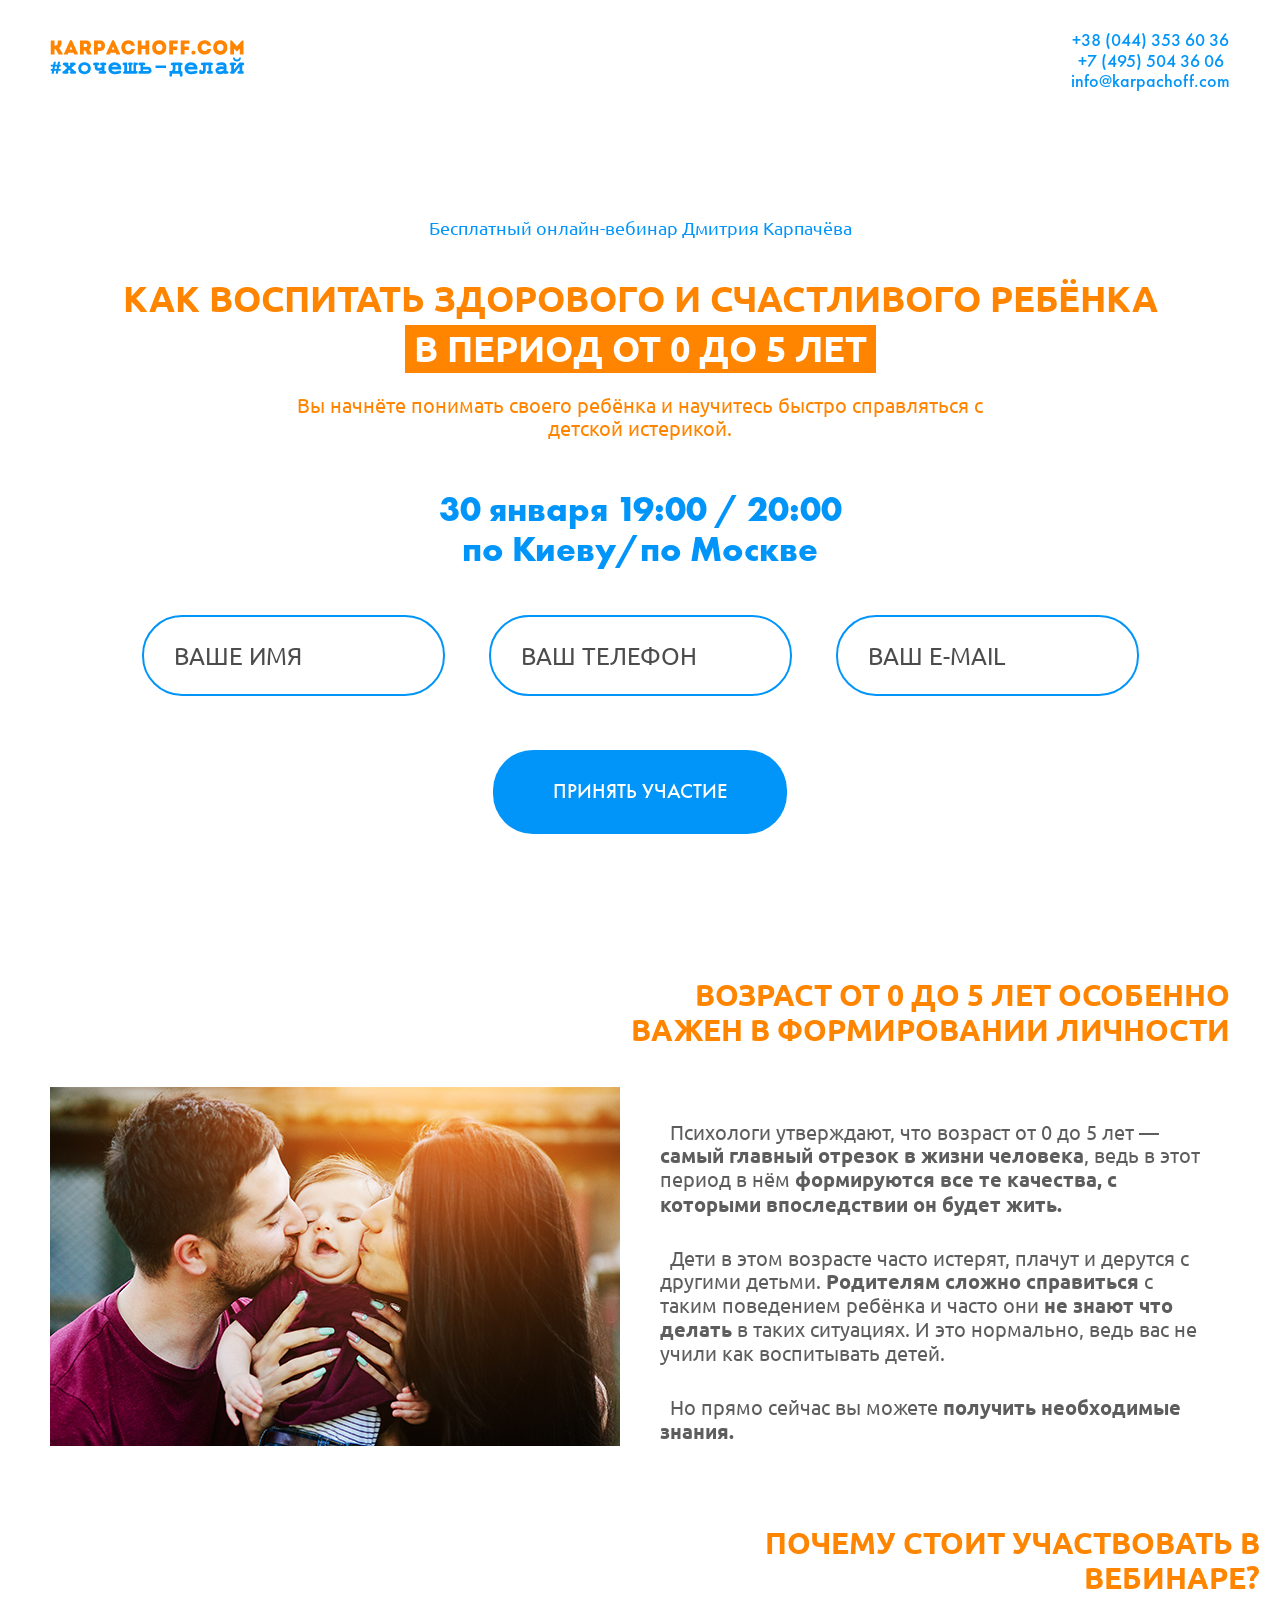
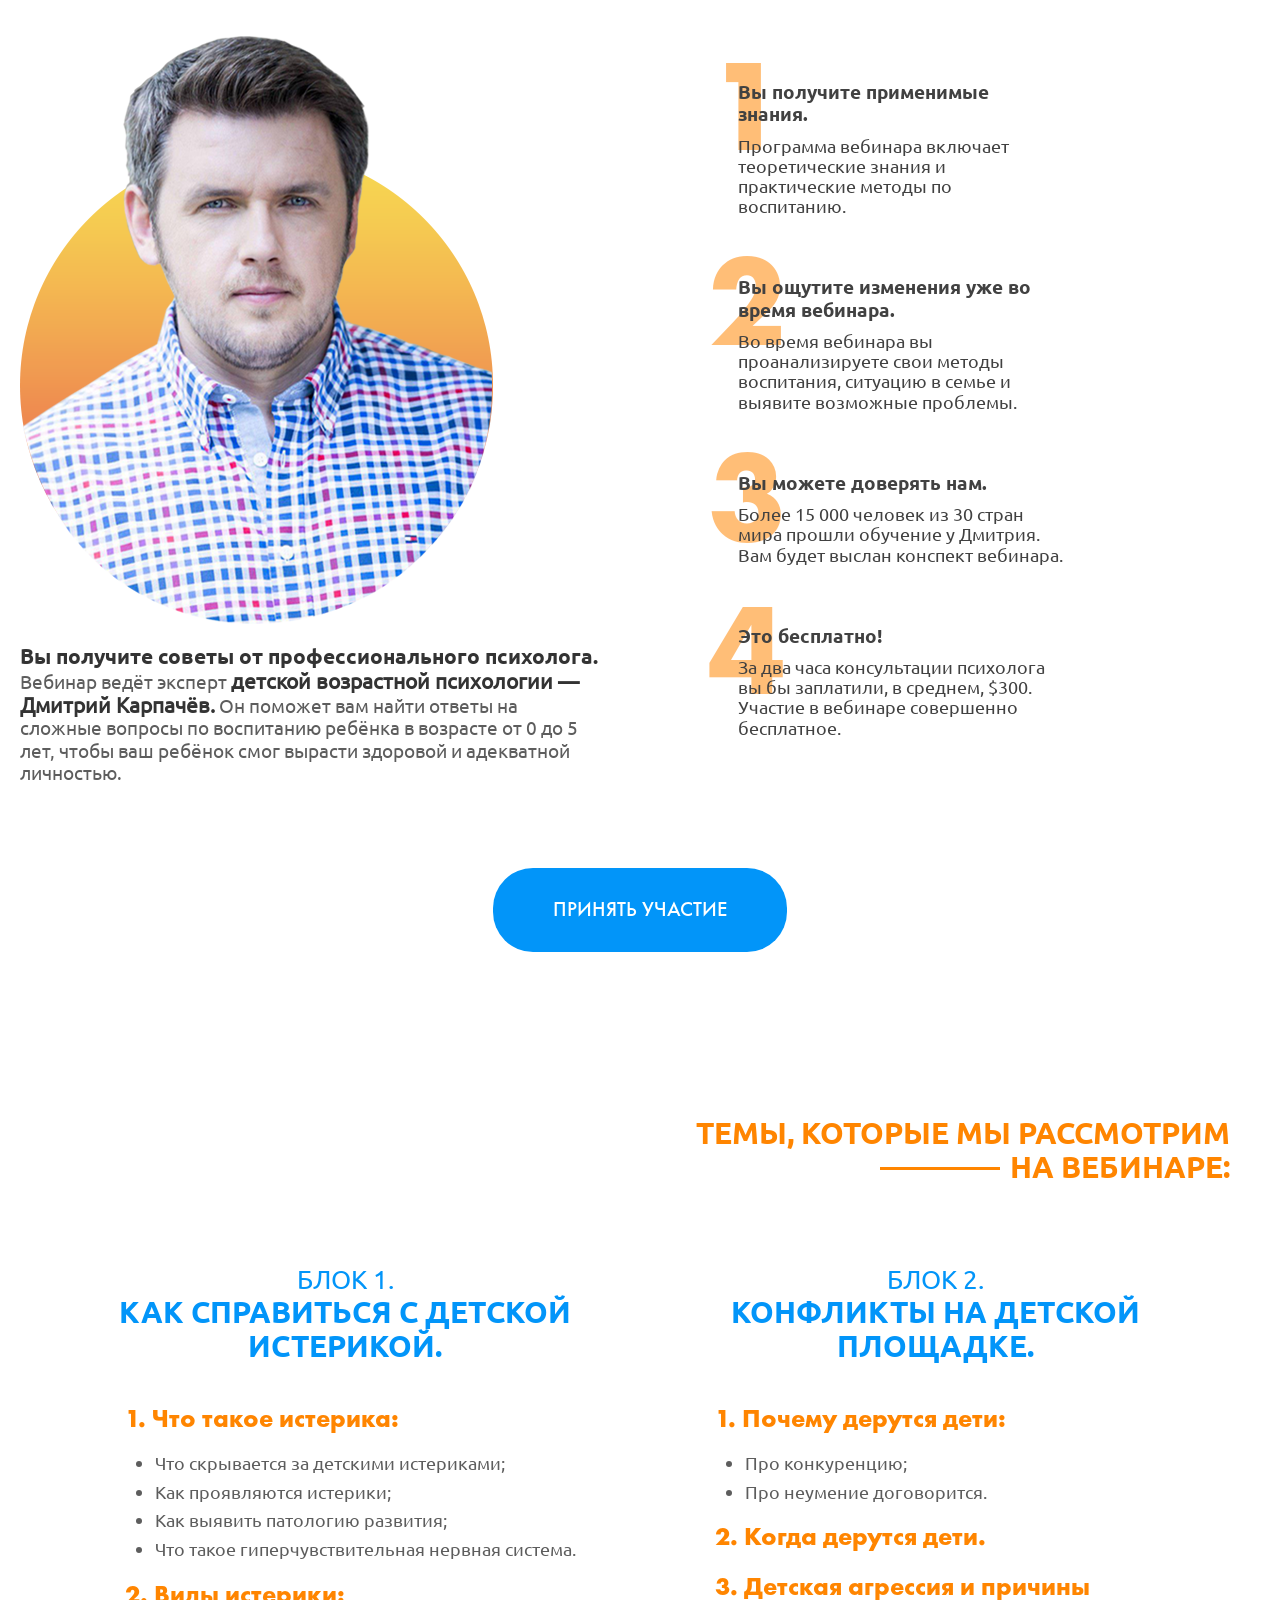
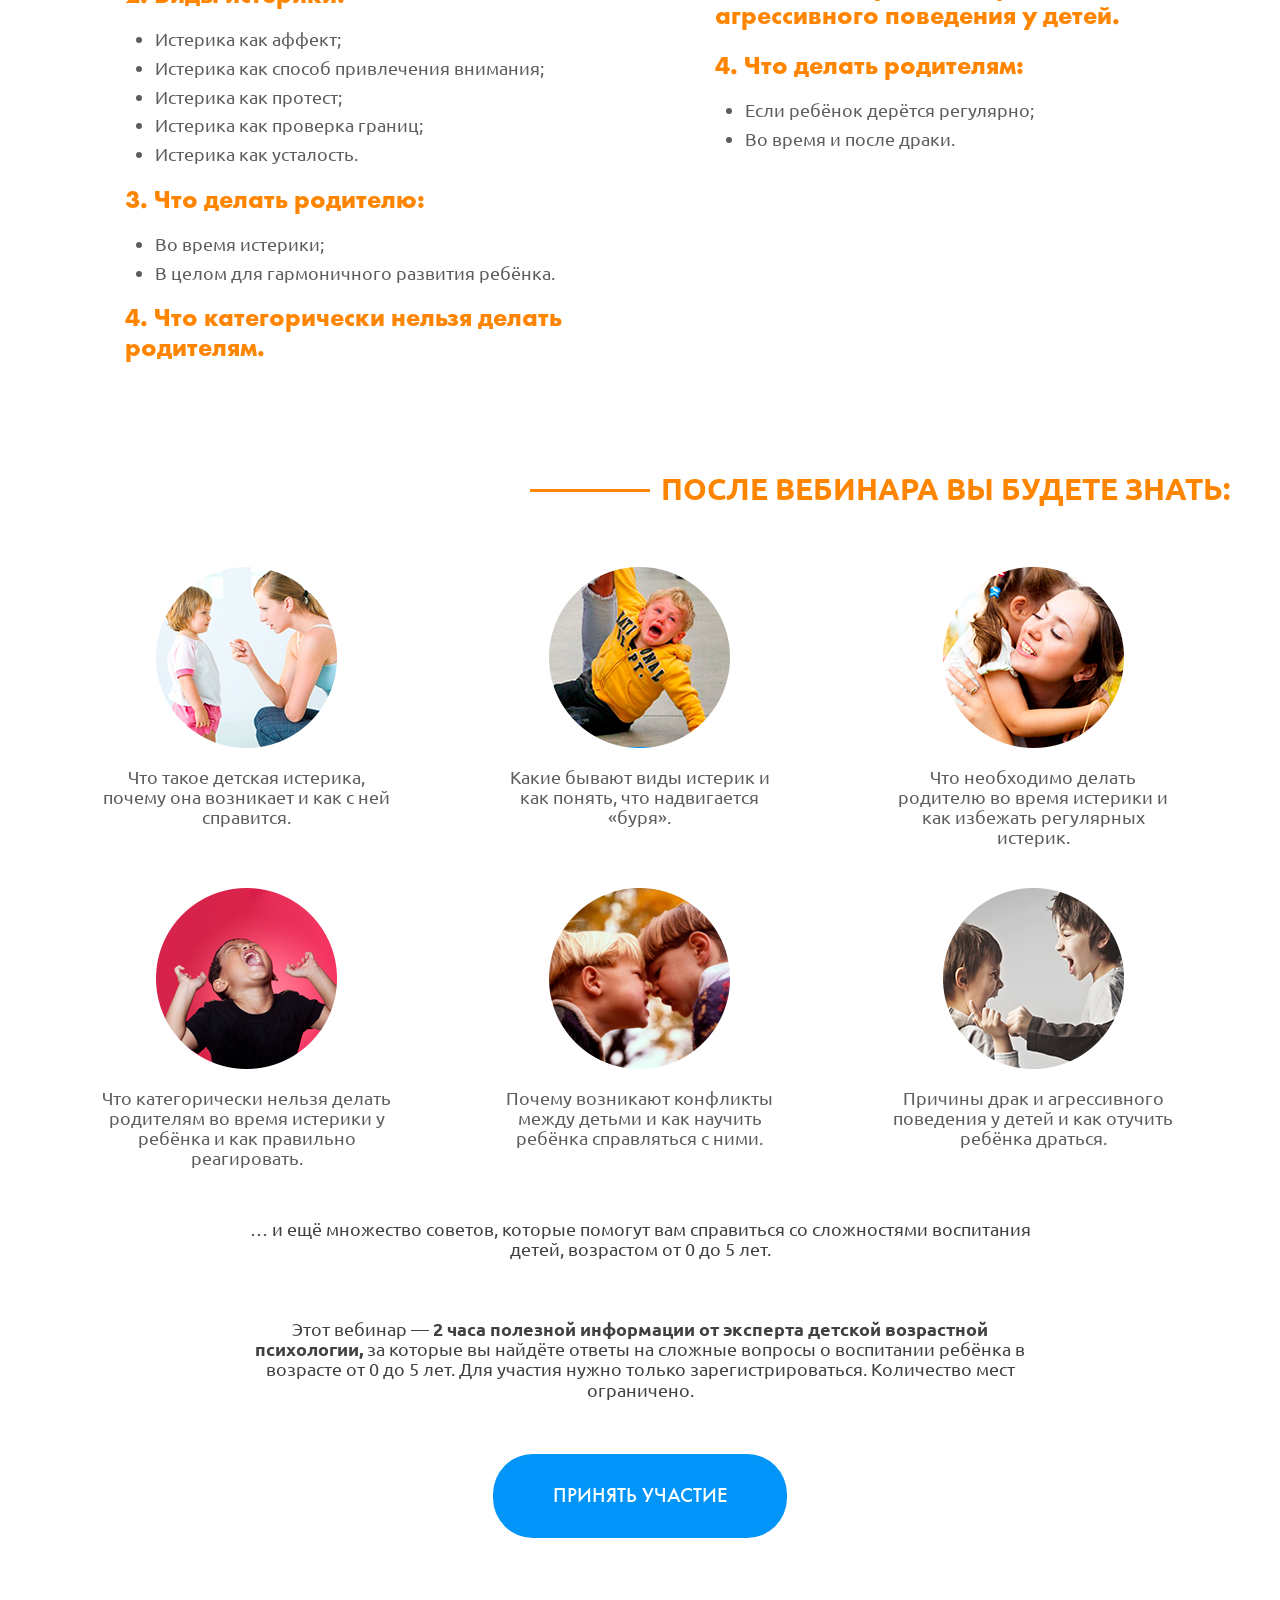
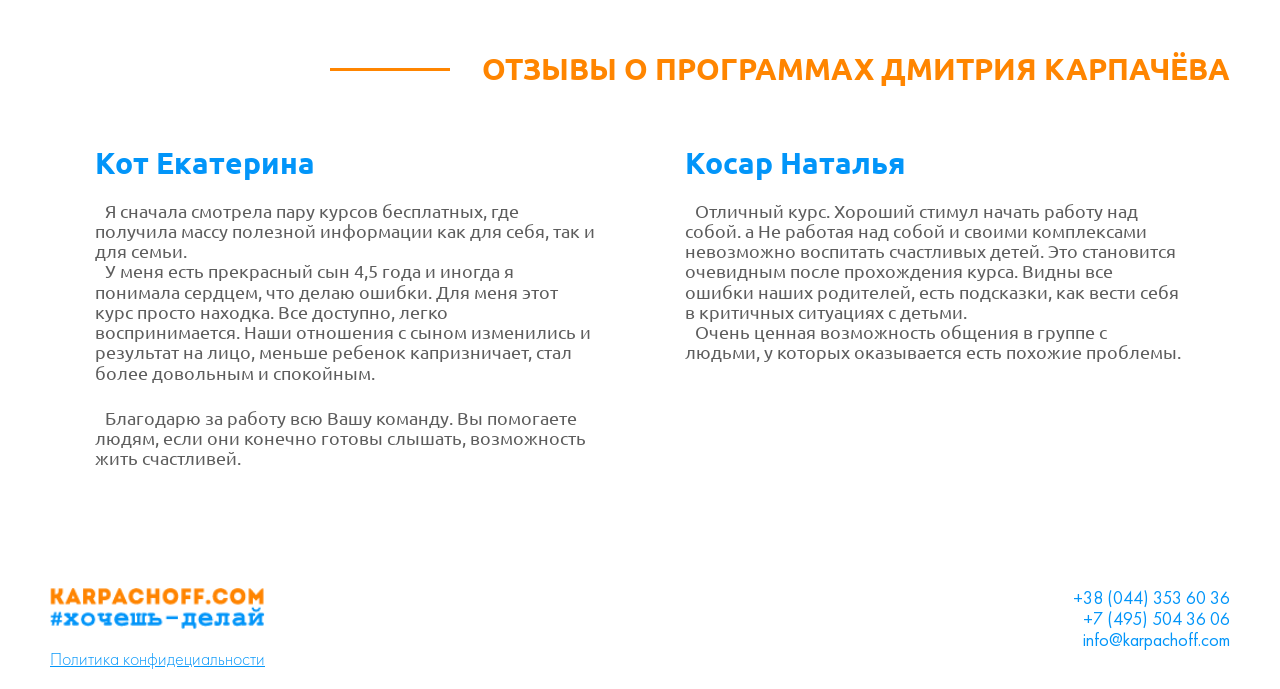
<file: index.html>
<!DOCTYPE html>
<html lang="ru">
<head>
  <meta charset="utf-8">

    <meta property="og:url"           content="" />
  <meta property="og:type"          content="website" />
  <meta property="og:title"         content="Как воспитать здорового и счастливого ребёнка
          в период от 0 до 5 лет" />
  <meta property="og:description"   content="Бесплатный онлайн вебинар Дмитрия Карпачёва." />
  <meta property="og:image"         content="" />

<!-- Google Tag Manager -->
<script>(function(w,d,s,l,i){w[l]=w[l]||[];w[l].push({'gtm.start':
new Date().getTime(),event:'gtm.js'});var f=d.getElementsByTagName(s)[0],
j=d.createElement(s),dl=l!='dataLayer'?'&l='+l:'';j.async=true;j.src=
'https://www.googletagmanager.com/gtm.js?id='+i+dl;f.parentNode.insertBefore(j,f);
})(window,document,'script','dataLayer','GTM-W56655B');</script>
<!-- End Google Tag Manager -->

  <meta http-equiv="X-UA-Compatible" content="IE=edge">
  <meta name="viewport" content="width=device-width, initial-scale=1">

  <title>Как воспитать счастливого и здорового ребёнка</title>
  <link rel="icon" type="image/png" href="http://karpachoff.com/wp-content/themes/karpachoff_unify/images/favicon16.png">
  <link href="css/normalize.css" rel="stylesheet">
  <link rel="stylesheet" href="fonts/font.css">
  <link rel="stylesheet" href="animate/animate.min.css">
  <link href="css/main.css" rel="stylesheet">

</head>
<body>

<!-- Google Tag Manager (noscript) -->
<noscript><iframe src="https://www.googletagmanager.com/ns.html?id=GTM-W56655B"
height="0" width="0" style="display:none;visibility:hidden"></iframe></noscript>
<!-- End Google Tag Manager (noscript) -->


<div class="shadow"></div>


<div class="popup">
      <div class="close">
        <span></span><span></span>
      </div>
      <div class="popup__text">
        <div class="popup__text__title">
          Регистрация на бесплатный вебинар Дмитрия Карпачёва
        </div>

      </div>
    <form action="http://delivery.karpachoff.com/add_subscriber.html" accept-charset="utf-8" method="post" class="popup__form">
        <input type="text" name="first_name" class="popup__input" placeholder="Имя" required>
        <input type="text" name="custom_zungphone" class="popup__input" placeholder="Телефон" required>
        <input type="email" name="email" class="popup__input" placeholder="Email" required>
        
 
         <input type="hidden" name="campaign_token" value="VU" />
      
         <input type="hidden" name="thankyou_url" value="http://karpachoff.com/05/thank" />
      
         <input type="hidden" name="start_day" value="0" />
        
         <input type="hidden" name="forward_data" value="" />
        <button type="submit"  class="link popup__button">Зарегистрироваться</button>
    </form>
</div> 


<header id="header" class="header">
  <div class="header__wrap">  
    <div class="header__topline">
      <div class="header__logo">
        <img src="./img/logo.png" alt="">
      </div>
      <div class="header__contacts">
        <a href="tel:3-8044-353-60-36" class="header__phone">+38 (044) 353 60 36</a>
        <a href="tel:7-495-504-36-06" class="header__phone">+7 (495) 504 36 06</a>
        <a href="mailto:info@karpachoff.com" class="header__email">info@karpachoff.com</a>
      </div>
    </div>
    <div class="header__content">
      <div class="header__free_web">
        Бесплатный онлайн-вебинар Дмитрия Карпачёва
      </div>
      <div class="header__title">
        <span>
          Как воспитать здорового и счастливого ребёнка
        </span>
        <span>
          в период от 0 до 5 лет
        </span>
      </div>
      <div class="header__text">
        Вы начнёте понимать своего ребёнка и научитесь быстро справляться 
        с детской истерикой.
      </div>
      <div class="header__date">
       30 января  19:00 / 20:00 
       по Киеву/по Москве
      </div>
   </div>
  <form  action="http://delivery.karpachoff.com/add_subscriber.html" accept-charset="utf-8" method="post" class="header__form">
    <input name="first_name" type="text" class="header__input" placeholder="Ваше имя" >
    <input type="text" name="custom_zungphone" class="header__input" placeholder="Ваш телефон" >
    <input type="email" name="email" class="header__input" placeholder="Ваш e-mail" >

    <input type="hidden" name="campaign_token" value="VU" />

    <input type="hidden" name="thankyou_url" value="http://karpachoff.com/05/thank"/>

    <input type="hidden" name="start_day" value="0" />

    <input type="hidden" name="forward_data" value="" />
    <button type="submit" class="header__button link" >
      принять участие
    </button>

  </form>
  </div>
</header>

<section class="for">
  <h3 class="for__title">
   Возраст от 0 до 5 лет особенно важен
   в формировании личности

  </h3>
  <div class="for__content">
    <img src="./img/for.png" alt="">
    <div class="for__text">
      <span>
       Психологи утверждают, что возраст от 0 до 5 лет — <b>самый главный отрезок в жизни человека</b>, ведь в этот период в нём <b>формируются все те качества, с которыми впоследствии он будет жить.</b> 
      </span>
      <span>
         Дети в этом возрасте часто истерят, плачут и дерутся с другими детьми. <b>
           Родителям сложно справиться
         </b> с таким поведением ребёнка и часто они <b>не знают что делать</b> в таких ситуациях. И это нормально, ведь вас не учили как воспитывать детей.
      </span>
      <span>
        Но прямо сейчас вы можете <b>получить необходимые знания. </b>
      </span>
    </div>
  </div>
</section>

<section class="necessary">
    <h3 class="necessary__title">
     Почему стоит участвовать
     в вебинаре?
    </h3>
    <div class="necessary__wrap">
      <div class="necessary__content">
        <img src="./img/karpachoff.png" alt="">
        <div class="necessary__text">
          <span>
            Вы получите советы от профессионального психолога.
          </span>
          Вебинар ведёт эксперт <b>детской возрастной психологии — Дмитрий Карпачёв.</b> Он поможет вам найти ответы на сложные вопросы по воспитанию ребёнка в возрасте от 0 до 5 лет, чтобы ваш ребёнок смог вырасти здоровой и адекватной личностью.
        </div>
      </div>
      <ul class="necessary__list">
        <li class="necessary__item">
          <div class="">
           <span>Вы получите применимые знания.</span>
           Программа вебинара включает теоретические знания и практические методы по воспитанию. 
          </div>
        </li>
        <li class="necessary__item">
          <div class="">
           <span>Вы ощутите изменения уже во время вебинара. </span>
           Во время вебинара вы проанализируете свои методы воспитания, ситуацию в семье и выявите возможные проблемы. 
          </div>
        </li>
        <li class="necessary__item">
         <div class="">
          <span>Вы можете доверять нам. </span>
          Более 15 000 человек из 30 стран мира прошли обучение у Дмитрия.  
          Вам будет выслан конспект вебинара.  
         </div>
        </li>
        <li class="necessary__item">
          <div>
            <span>Это бесплатно!</span>
            За два часа консультации психолога вы бы заплатили, в среднем, $300. Участие в вебинаре совершенно бесплатное.
          </div>
        </li>
      </ul>
    </div>

    <a href="#header" class="link">
        ПРИНЯТЬ УЧАСТИЕ
    </a>
</section>

<section class="theme">
  <h3 class="theme__title">
    Темы, которые мы рассмотрим
    на вебинаре:
  </h3>
  <div class="theme__wrap">
    <div class="theme__content">
      <div class="theme__content__title">
        <span>Блок 1. </span>
        <span>
          Как справиться с детской 
          истерикой.
        </span>
      </div>
      <div class="theme__content__list">
        <div class="theme__content__list__title">
          1. Что такое истерика:
        </div>  
        <ul class="theme__inner__list">
          <li class="theme__inner__item">
            Что скрывается за детскими истериками;
          </li>
          <li class="theme__inner__item">
            Как проявляются истерики;
          </li>
          <li class="theme__inner__item">
            Как выявить патологию развития;
          </li>
          <li class="theme__inner__item">
            Что такое гиперчувствительная нервная система.
          </li>
        </ul>
        <div class="theme__content__list__title">
          2. Виды истерики: 
        </div>  
        <ul class="theme__inner__list">
          <li class="theme__inner__item">
            Истерика как аффект;
          </li>
          <li class="theme__inner__item">
            Истерика как способ привлечения внимания;
          </li>
          <li class="theme__inner__item">
            Истерика как протест;
          </li>
          <li class="theme__inner__item">
            Истерика как проверка границ;
          </li>
          <li class="theme__inner__item">
            Истерика как усталость.
          </li>
        </ul>
        <div class="theme__content__list__title">
          3. Что делать родителю:
        </div>  
        <ul class="theme__inner__list">
          <li class="theme__inner__item">
            Во время истерики; 
          </li>
          <li class="theme__inner__item">
            В целом для гармоничного развития ребёнка.
          </li>
        </ul>
        <div class="theme__content__list__title">
          4. Что категорически нельзя 
          делать родителям.
        </div> 
      </div>
    </div>
    <div class="theme__content">
      <div class="theme__content__title">
        <span>Блок 2.  </span>
        <span>
          Конфликты на детской 
          площадке.
        </span>
      </div>
      <div class="theme__content__list">
        <div class="theme__content__list__title">
          1. Почему дерутся дети: 
        </div>  
        <ul class="theme__inner__list">
          <li class="theme__inner__item">
            Про конкуренцию;
          </li>
          <li class="theme__inner__item">
            Про неумение договорится.
          </li>
        </ul>
        <div class="theme__content__list__title">
          2. Когда дерутся дети.  
        </div>  
        <div class="theme__content__list__title">
          3. Детская агрессия и 
          причины агрессивного 
          поведения у детей.
        </div>  
        <div class="theme__content__list__title">
          4. Что делать родителям:
        </div>
        <ul class="theme__inner__list">
          <li class="theme__inner__item">
            Если ребёнок дерётся регулярно;
          </li>
          <li class="theme__inner__item">
            Во время и после драки.
          </li>
        </ul> 
      </div>
    </div>
  </div>
</section>

<section class="after">
  <h3 class="after__title">
    После вебинара вы будете знать:
  </h3>
  <ul class="after__list">
    <li class="after__item">
      Что такое детская истерика, почему она возникает и как с ней справится.
    </li>
    <li class="after__item">
      Какие бывают виды истерик и как понять, что надвигается «буря».
    </li>
    <li class="after__item">
      Что необходимо делать родителю во время истерики и как избежать регулярных истерик.
    </li>
    <li class="after__item">
      Что категорически нельзя делать родителям во время истерики у ребёнка и как правильно реагировать.  
    </li>
    <li class="after__item">
      Почему возникают конфликты между детьми и как научить ребёнка справляться с ними.
    </li>
    <li class="after__item">
      Причины драк и агрессивного поведения у детей и как отучить ребёнка драться.
    </li>
  </ul>
  <div class="after__text">
    <span>
      … и ещё множество советов, которые помогут вам справиться со сложностями воспитания детей, возрастом от 0 до 5 лет.
    </span>
    <span>
      Этот вебинар — <b>2 часа полезной информации от эксперта детской возрастной психологии,</b> за которые вы найдёте ответы на сложные вопросы о воспитании ребёнка в возрасте от 0 до 5 лет.
      Для участия нужно только зарегистрироваться. 
      Количество мест ограничено.
    </span>
  </div>
  <a href="#header" class="link">
    ПРИНЯТЬ УЧАСТИЕ
  </a>
</section>

<section class="review">
  <h3 class="review__title">
    Отзывы о программах Дмитрия Карпачёва
  </h3>
  <div class="review__content">
    <div class="review__item">
      <div class="review__item__title">
        Кот Екатерина 
      </div>
      <div class="review__item__text">
        <span>
            Я сначала смотрела пару курсов бесплатных, где получила массу полезной информации как для себя, так и для семьи.
        </span>
        <span>
          У меня есть прекрасный сын 4,5 года и иногда я понимала сердцем, что делаю ошибки. Для меня этот курс просто находка. Все доступно, легко воспринимается. 
          Наши отношения с сыном изменились и результат на лицо, меньше ребенок капризничает, стал более довольным и спокойным. 
        </span> 
        <span>
          Благодарю за работу всю Вашу команду. Вы помогаете людям, если они конечно готовы слышать, возможность жить счастливей.
        </span>
      </div>
    </div>
    <div class="review__item">
      <div class="review__item__title">
        Косар Наталья
      </div>
      <div class="review__item__text">
        <span>
             Отличный курс. Хороший стимул начать работу над собой. a  Не работая над собой и своими комплексами невозможно воспитать счастливых детей. Это становится очевидным после прохождения курса. Видны все ошибки наших родителей, есть подсказки, как вести себя в критичных ситуациях с детьми. 
        </span>
        <span>
           Очень ценная возможность общения в группе с людьми, у которых оказывается есть похожие проблемы.
        </span> 
      </div>
    </div>
  </div>
</section>

<footer class="footer">
        <div class="footer__wrap">
            <div class="footer__logo">
              <img src="./img/logo.png" alt="">
              <a href="http://karpachoff.com/privacy-policy/" class="footer__privacy" target="_blank">Политика конфидециальности</a>
            </div>
            <div class="footer__contacts">
              <a href="tel:3-8044-353-60-36" class="footer__phone">+38 (044) 353 60 36</a>
              <a href="tel:7-495-504-36-06" class="footer__phone">+7 (495) 504 36 06</a>
              <a href="mailto:info@karpachoff.com" class="footer__email">info@karpachoff.com</a>
            </div>
        </div> 
</footer>


</script>
<script src="jquery/jquery-2.1.3.min.js"></script>
<script src="animate/animate-css.js"></script>
<script src="js/waypoints.min.js"></script>
<script src="js/jquery.visible.min.js"></script>
<script src="js/main.js"></script>
<script>
  (function(i,s,o,g,r,a,m){i['GoogleAnalyticsObject']=r;i[r]=i[r]||function(){
  (i[r].q=i[r].q||[]).push(arguments)},i[r].l=1*new Date();a=s.createElement(o),
  m=s.getElementsByTagName(o)[0];a.async=1;a.src=g;m.parentNode.insertBefore(a,m)
  })(window,document,'script','https://www.google-analytics.com/analytics.js','ga');

  ga('create', 'UA-100789804-1', 'auto');
  ga('send', 'pageview');

</script>
</body>
</html>
</file>
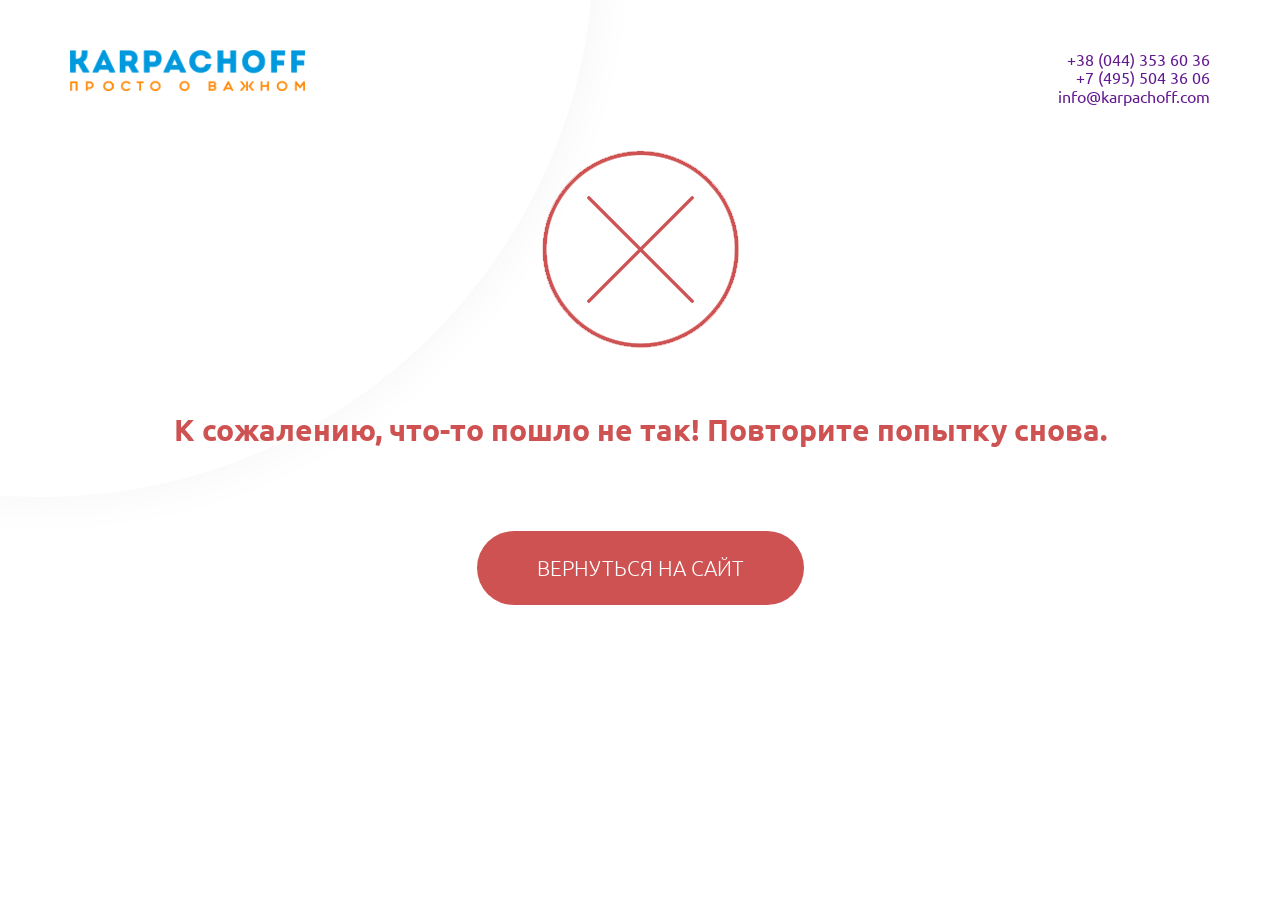
<file: error/index.html>
<!DOCTYPE html>
<html lang="ru">
<head>
  <meta charset="utf-8">

  <meta http-equiv="X-UA-Compatible" content="IE=edge">
  <meta name="viewport" content="width=device-width, initial-scale=1">
  
  <title>Как уставшей маме стать счастливой</title>
  <link rel="icon" type="image/png" href="http://karpachoff.com/wp-content/themes/karpachoff_unify/images/favicon16.png">
  <link href="css/normalize.css" rel="stylesheet">
  <link href="animate/animate.min.css" rel="stylesheet">
  <link rel="stylesheet" href="fonts/font.css">
  <link href="css/main.css" rel="stylesheet">
</head>
<body>

<header  class="header">
    <div class="header__wrap">  
        <div class="header__topline">
            <div class="header__logo">
              <img src="./img/logo.png" alt="">
            </div>
            <div class="header__contacts">
              <a href="tel//:3-8044-353-60-36" class="header__phone">+38 (044) 353 60 36</a>
              <a href="tel//:7-495-504-36-06" class="header__phone">+7 (495) 504 36 06</a>
              <a href="mailto:info@karpachoff.com" class="header__email">info@karpachoff.com</a>
            </div>
        </div>
        <div class="header__img">
            <img src="./img/img.png" alt="">
        </div>

        <h1 class="header__title">
               К сожалению, что-то пошло не так! Повторите попытку снова.
        </h1>
        <a href="../" class="link">
            Вернуться на сайт
        </a>
    </div>
</header>

</script>

</body>
</html>
</file>
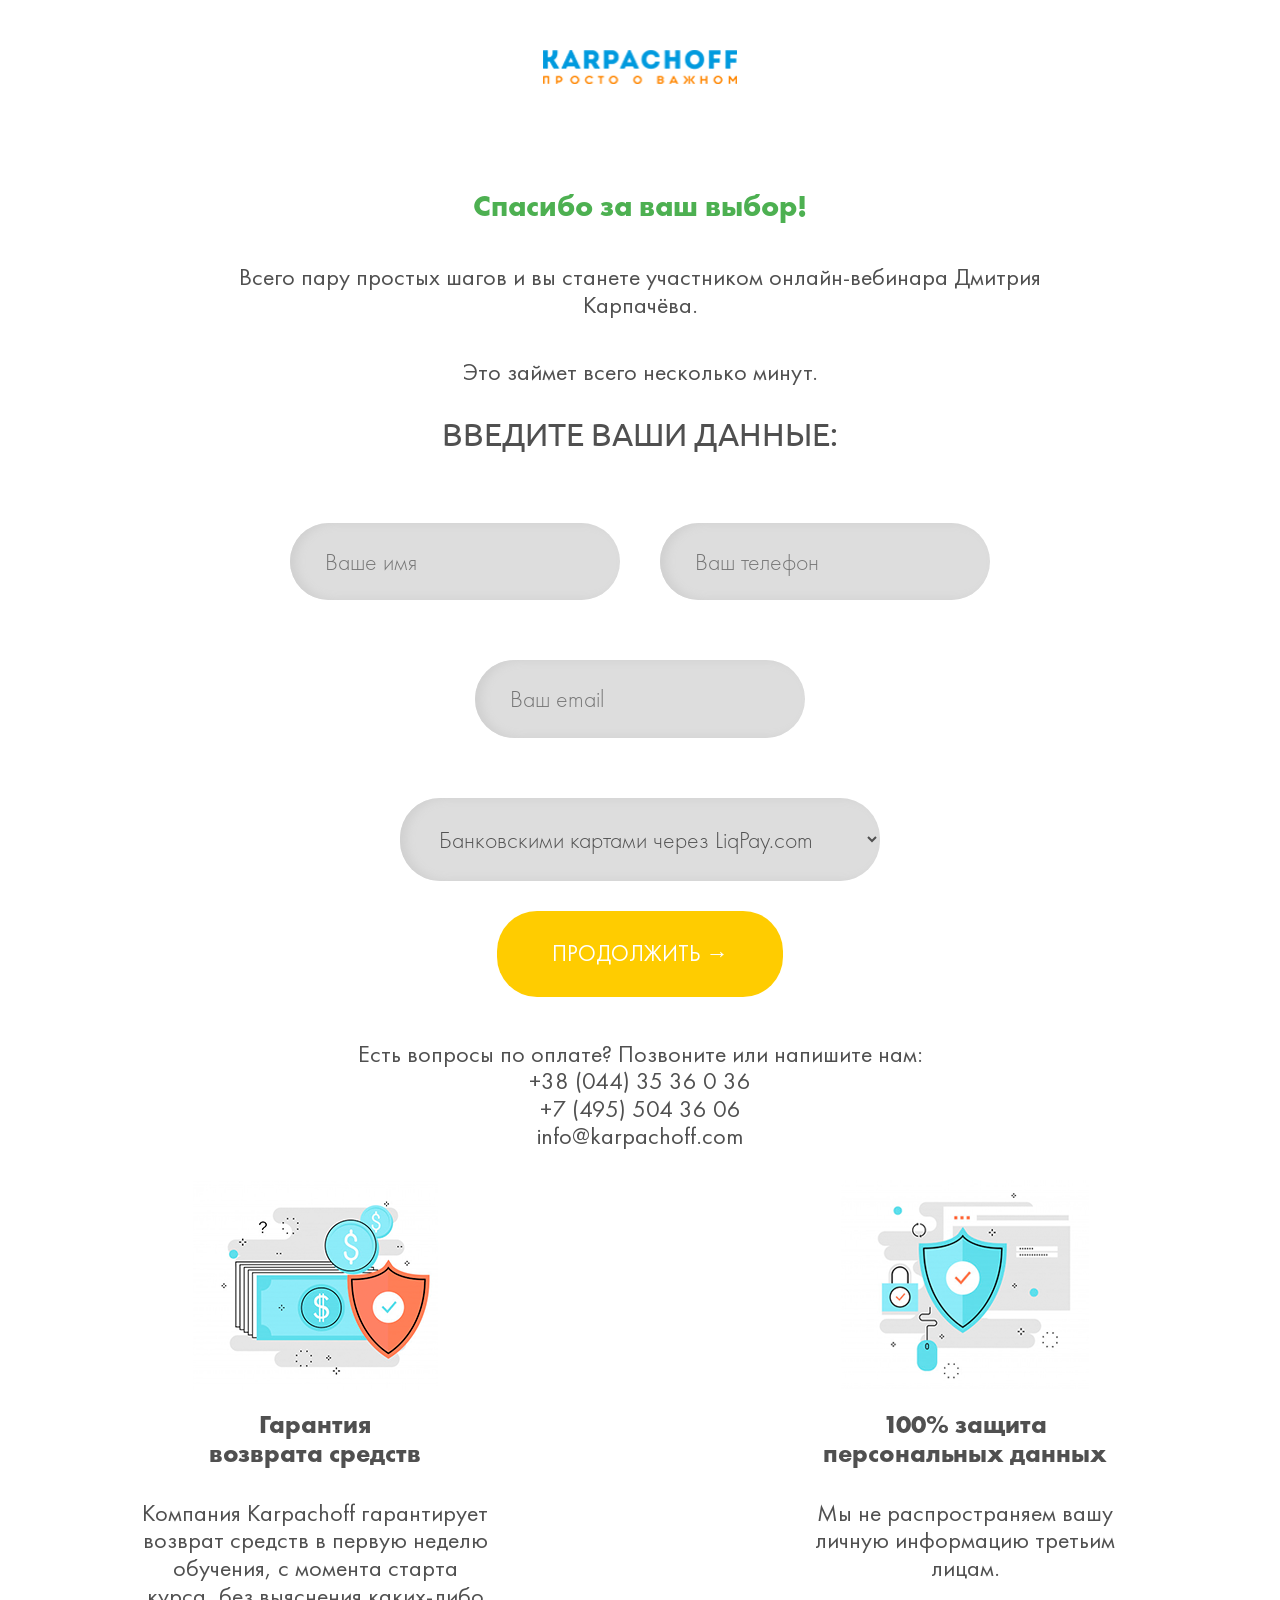
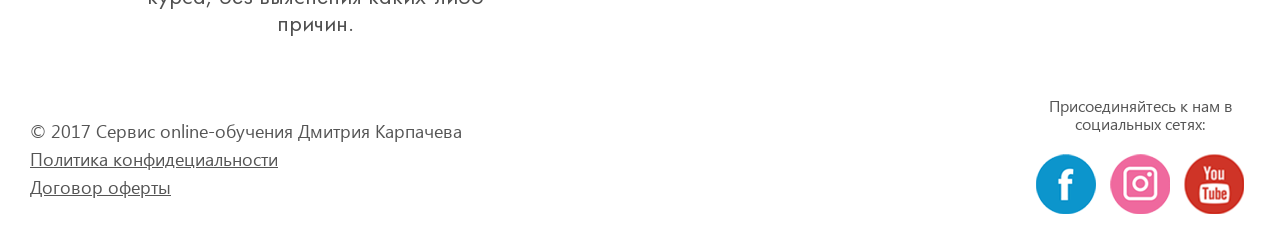
<file: pay/index.html>
<!DOCTYPE html>
<html lang="ru">
<head>

<!-- Google Tag Manager -->
<script>(function(w,d,s,l,i){w[l]=w[l]||[];w[l].push({'gtm.start':
new Date().getTime(),event:'gtm.js'});var f=d.getElementsByTagName(s)[0],
j=d.createElement(s),dl=l!='dataLayer'?'&l='+l:'';j.async=true;j.src=
'https://www.googletagmanager.com/gtm.js?id='+i+dl;f.parentNode.insertBefore(j,f);
})(window,document,'script','dataLayer','GTM-W56655B');</script>
<!-- End Google Tag Manager -->
  <meta charset="utf-8">
  <meta http-equiv="X-UA-Compatible" content="IE=edge">
  <meta name="viewport" content="width=device-width, initial-scale=1">
  
  <title>Как воспитать счастливого и здорового ребёнка</title>
  <link rel="icon" type="image/png" href="http://karpachoff.com/wp-content/themes/karpachoff_unify/images/favicon16.png">
  <link href="css/normalize.css" rel="stylesheet">
  <link rel="stylesheet" href="fonts/font.css">
  <link href="css/main.css" rel="stylesheet">
</head>
<body>

<!-- Google Tag Manager (noscript) -->
<noscript><iframe src="https://www.googletagmanager.com/ns.html?id=GTM-W56655B"
height="0" width="0" style="display:none;visibility:hidden"></iframe></noscript>
<!-- End Google Tag Manager (noscript) -->

<main class="main">
  <div class="main__logo">
    <img src="./img/logo.png" alt="">
  </div>
  
  <div class="main__text">
    <span>
      Спасибо за ваш выбор!
    </span>
    <span>
      Всего пару простых шагов и вы станете участником онлайн-вебинара Дмитрия Карпачёва.
    </span>
    <span>
      Это займет всего несколько минут.
    </span>
  </div>
  <div class="form__text">
      ВВЕДИТЕ ВАШИ ДАННЫЕ:
  </div>

  <form id="form" name="order_form_345166" action="http://karpachoff.e-autopay.com/checkout/save_order_data.php" target="_parent" class="form" method="post">
        <div class="form__wrap">
          <input name="name" type="text" class="input" placeholder="Ваше имя" required>
          <input name="phone" type="tel" class="input" placeholder="Ваш телефон" required>
          <input  name="email"  type="email" class="input" placeholder="Ваш email" required>
        </div>
        <input type="hidden" name="order_page_referer" id="order_page_referer" value="">
          <input type="hidden" name="form_charset" id="form_charset" value="">
        <input type="hidden" name="tovar_id" value="345166">
        <div class="select__wrap">
          <select name="pay_mode" class="form-control">
              <option value="14">Банковскими картами через LiqPay.com</option>
              <option value="24">Oplata.com</option>
              <option value="13">INTERKASSA</option>
              
          </select>
        </div>
       <button class="button" type="submit" >
         ПРОДОЛЖИТЬ →
       </button>
 </form>
      <div class="main__contacts">
        <span>
          Есть вопросы по оплате? Позвоните или напишите нам: 
        </span>
        <a href="tel:+38 (044) 35 36 0 36" class="header__email">+38 (044) 35 36 0 36</a>
        <a href="tel:+7 (495) 504 36 06" class="header__email">+7 (495) 504 36 06</a>
        <a href="mailto:info@karpachoff.com" class="header__email">info@karpachoff.com</a>
      </div>
      <ul class="main__list">
        <li class="main__item">
          <div class="main__item__title">
            Гарантия <br>
            возврата средств
          </div>
          <div class="main__item__text">
            Компания Karpachoff гарантирует 
            возврат средств в первую неделю 
            обучения, с момента старта курса, 
            без выяснения  каких-либо причин.
          </div>
        </li>
        <li class="main__item">
          <div class="main__item__title">
            100% защита <br>
            персональных данных
          </div>
          <div class="main__item__text">
            Мы не распространяем вашу 
            личную информацию третьим лицам.
          </div>
        </li>
      </ul>
</main> 

<footer class="footer">
  <div class="footer__wrapper">
    <div class="footer__logo__wrap">
      © 2017 Сервис online-обучения Дмитрия Карпачева
      <a href="http://karpachoff.com/privacy-policy/" class="footer__privacy" target="_blank">
        Политика конфидециальности
      </a>
      <a href="http://karpachoff.com/oferta" class="footer__privacy" target="_blank">Договор оферты</a>
    </div>
    <div class="footer__contacts">
      Присоединяйтесь к нам 
      в социальных сетях:
      <div class="footer__socials">
        <a href="https://www.facebook.com/d.karpachoff/?fref=ts" class="facebook" target="_blank"></a>
        <a href="http://instagram.com/karpachoff" class="instagram" target="_blank"></a>
        <a href="https://www.youtube.com/channel/UCl31ksF_2WsQF2DWTjqbOrA" class="youtube" target="_blank"></a>
      </div>
    </div>
  </div>
</footer>
<div id="oferta-modal" class="modal fade">
            <div class="modal-dialog modal-lg">
                <div class="modal-content">
                    <div class="modal-header">
                        <button type="button" class="close" data-dismiss="modal">×</button>
                        <h4 class="modal-title text-center text-uppercase">
                            Публичный договор (оферта) на оказание информационных услуг
                        </h4>
                    </div>
                    <div class="modal-body">
                        <h4>1. ОБЩИЕ ПОЛОЖЕНИЯ</h4>
                        <p>
                            1.1. Настоящий Публичный договор (далее – Оферта, договор) представляет собой официальное
                            предложение «Исполнителя» на сайте https://karpachoff.com, по оказанию Информационных услуг
                            с помощью программного обеспечения сайта: https://karpachoff.com / (далее — Сайт)
                            юридическим и/или дееспособным физическим лицам (далее – Заказчик) на перечисленных ниже
                            условиях путем предоставления информации через онлайн вебинар – специальной формы передачи
                            информации, направленной на приобретение Заказчиком дополнительных знаний, умений и навыков
                            в определенной сфере деятельности в результате использования Заказчиком особых мероприятий,
                            определяемых им по своему усмотрению, либо отчуждение в пользу Заказчика тренинга в записи –
                            за установленную плату.
                        </p>
                        <p>
                            1.2. Принятие (акцепт) данной Оферты означает полное и безоговорочное принятие Заказчиком
                            всех условий без каких-либо исключений и/или ограничений и приравнивается в соответствии с
                            ч. 2 ст. 642 Гражданского кодекса Украины (далее ГК Украины) к заключению сторонами
                            двухстороннего письменного договора на условиях, которые изложены ниже в этой Оферте.
                        </p>
                        <p>
                            1.3. Данный Публичный договор на оказание Информационных услуг (Оферта) считается
                            заключенным (акцептированным) с момента заполнения Заказчиком учетной записи на Сайте
                            Исполнителя и поступления денежных средств Заказчика на расчетный счет Исполнителя.
                        </p>
                        <p>
                            1.4. Исполнитель и Заказчик предоставляют взаимные гарантии своей право- и дееспособности
                            необходимые для заключения и исполнения настоящего Договора на оказание Информационных услуг.
                        </p>
                        <h4>2. ОПРЕДЕЛЕНИЯ И ТЕРМИНЫ</h4>
                        <p>
                            2.1 В целях настоящей Оферты нижеприведенные термины используются в следующем значении:
                            Оферта – настоящий публичный договор на оказание информационных услуг. Сайт – интернет-сайт:
                            https://karpachoff.com / используемый Исполнителем на правах собственности. Информационные
                            услуги – любые услуги Исполнителя, виды и стоимость которых определена на Сайте, по
                            предоставлению ограниченного доступа Заказчика к Сайту в соответствии с условиями Оферты
                            для участия в тематических тренингах в формате вебинаров, сопутствующих им семинарах в
                            формате вебинаров, а также информационных услуг Исполнителя по предоставлению за плату
                            мультимедийных курсов-тренингов (тренинги в записи), и сопутствующих информационных услуг
                            Исполнителя в форме консультаций, посредством использования бесплатного программного
                            обеспечения с закрытым кодом, обеспечивающим шифрованную голосовую связь и видеосвязь через
                            Интернет между компьютерами (VoIP), используя технологии пиринговых сетей (SKYPE-консультации),
                            либо консультационных услуг в иной форме. Форма и необходимость предоставления сопутствующих
                            информационных услуг определяются Исполнителем самостоятельно.
                            Акцепт Оферты — полное и безоговорочное принятие Оферты путем осуществления действий по 100%
                            предварительной оплате Информационной услуги.
                            Исполнитель – сайт https://karpachoff.com / в лице СПД Карпачев Дмитрий или другого субъекта
                            хозяйствования, имеющего право предоставить Информационные услуги Заказчику на условиях
                            настоящей Оферты. Заказчик — лицо, осуществившее Акцепт Оферты на изложенных в ней условиях.
                            Договор на оказание информационных услуг (далее – Договор) – договор между Заказчиком и
                            Исполнителем на предоставление Информационных услуг, который заключается посредством Акцепта
                            настоящей Оферты.
                        </p>
                        <h4>3. ПРЕДМЕТ ОФЕРТЫ</h4>
                        <p>
                            3.1. Предметом настоящей Оферты является возмездное оказание Заказчику Информационных услуг
                            силами Исполнителя в соответствии с условиями настоящей Оферты путем предоставления
                            Информационных услуг в интерактивном (онлайн) формате за вознаграждение, выплачиваемое
                            Заказчиком Исполнителю, либо предоставление Заказчику видеозаписи вебинара за плату.
                        </p>
                        <p>
                            3.2. Стоимость каждого вида Информационной услуги устанавливается на Сайте Исполнителя.
                            Данный договор на оказание Информационных услуг считается заключенным с момента поступления
                            денежных средств на расчетный счет Исполнителя.
                        </p>
                        <p>
                            3.3. Платежи по настоящему договору осуществляется одним из способов предлагаемых Заказчику,
                            в том числе при нажатии кнопки «Оплатить», которые включают в себя:
                        </p>
                        <ul>
                            <li>оплата электронными денежными средствами;</li>
                            <li>оплата через платежные терминалы либо интернет-банкинг;</li>
                            <li>оплата на расчетный счет Исполнителя через банк или банк-эквайр;</li>
                            <li>оплата через специально уполномоченных агентов (физических или юридических лиц)</li>
                            <li>иными способами по предварительному согласованию с Исполнителем.</li>
                        </ul>
                        <h4>4. УСЛОВИЯ ОКАЗАНИЯ ИНФОРМАЦИОННОЙ УСЛУГИ</h4>
                        <p>
                            4.1. Исполнитель предоставляет ограниченный доступ Заказчику к Информационной услуге,
                            размещенной на Сайте, передает запись вебинара.
                            или предоставляет доступ в закрытую зону сайта, путем передачи паролей доступа), при условии
                            100 % предоплаты этой услуги.
                        </p>
                        <p>
                            4.2. Виды и способы оплаты каждого вида Информационной услуги указываются на Сайте.
                        </p>
                        <p>
                            4.3. При желании, Заказчик может воспользоваться услугой Рассрочка оплаты Информационных
                            услуг. Дополнительная информация о данной услуге указана на страницах Сайта. В таком случае
                            принятие Оферты Заказчиком происходит с момента оплаты им первого платежа.
                        </p>
                        <p>
                            4.4. Участие в вебинаре подтверждается заполнением Заказчиком соответствующей заявки на
                            участие и внесением оплаты одним из способов, указанных на Сайте. Ссылки на участие в
                            вебинаре предоставляются Заказчику путем их направления на адрес электронной почты Заказчика,
                            указанной им при заполнении заявки на получение Информационных услуг путем участия в онлайн
                            вебинаре.
                        </p>
                        <p>
                            4.5. В случае, если в течение 2 рабочих дней Заказчик по той или иной причине не получил
                            доступа к Информационной услуге, ему необходимо обратиться в службу поддержки Исполнителя
                            по адресу: https://karpachoff.com
                        </p>
                        <p>
                            4.6. Исполнитель обязуется предоставить Заказчику Информационную услугу путем организации и
                            проведения вебинара в срок, указанный на Сайте, или путем предоставления Заказчику доступа
                            к закрытой зоне Сайта в течение 2 рабочих дней с момента поступления денежных средств на
                            счет Исполнителя.
                        </p>
                        <p>
                            4.7. Настоящая Оферта имеет силу акта об оказании услуг. Принятие услуги производится без
                            подписания соответствующего акта.
                        </p>
                        <p>
                            4.8. Исполнитель оставляет за собой право аннулировать участие Заказчика в вебинаре без
                            возвращения внесенной платы, в случае нарушения им правил поведения во время вебинара.
                            Указанными нарушениями являются: разжигание межнациональных конфликтов, оскорбление
                            участников тренинга, ведущего, отклонение от темы тренинга, реклама, нецензурные
                            высказывания и т.п.
                        </p>
                        <p>
                            4.9. Исполнитель оставляет за собой право аннулировать участие Заказчика в вебинаре в случае
                            установления факта передачи им реквизитов для участия в вебинаре третьим лицам,
                            распространения Заказчиком информации и материалов, полученных им в связи с участием в
                            вебинаре, третьим лицам за плату или безоплатно. Использование Заказчиком информации и
                            материалов, полученных в результате получения Информационных услуг, допускается только в
                            личных целях и для личного использования Заказчика.
                        </p>
                        <p>
                            4.10. После окончания обучения повторно ссылки доступа к урокам не предоставляются.
                        </p>
                        <h4>5. РЕГИСТРАЦИЯ ЗАКАЗЧИКА НА САЙТЕ</h4>
                        <p>
                            5.1. Предоставление Заказчику Информационной услуги возможно при условии создания им на
                            Сайте соответствующей учетной записи.
                        </p>
                        <p>
                            5.2. Заказчик несет ответственность за конфиденциальность пароля. При установлении
                            Заказчиком фактов несанкционированного доступа к своей учетной записи, он обязуется в
                            кратчайшие сроки уведомить об этом обстоятельстве службу поддержки Исполнителя по адресу:
                            info@karpachoff.com
                        </p>
                        <h4>6. ПРАВА И ОБЯЗАННОСТИ ИСПОЛНИТЕЛЯ</h4>
                        <p>
                            6.1. Исполнитель обязуется предоставлять Заказчику круглосуточный доступ к Сайту с
                            использованием учетной записи Заказчика.
                        </p>
                        <p>
                            6.2. Исполнитель в процессе оказания Информационной услуги в виде онлайн вебинара берет на
                            себя обязанности по техническому сопровождению трансляции онлайн-вебинара.
                        </p>
                        <p>
                            6.3. Исполнитель несет ответственность за хранение и обработку персональных данных Заказчика,
                            обеспечивает конфиденциальность этих данных в процессе их обработки и использует их
                            исключительно для качественного оказания Информационной услуги Заказчику.
                        </p>
                        <p>
                            6.4. Исполнитель гарантирует предоставление Заказчику полной и достоверной информации об
                            оказываемой услуге по его требованию.
                        </p>
                        <p>
                            6.5. Исполнитель оставляет за собой право в любой момент изменять дату проведения вебинара.
                            оставляет за собой право в любой момент изменять  количество информации (занятий) в курсе
                            вебинара, предварительно уведомив Заказчика не позднее трех календарных дней с момента
                            принятия такого решения, путем направления сообщения на электронную почту Заказчика.
                        </p>
                        <p>
                            6.6. Исполнитель вправе изменять длительность вебинара и/или условия настоящей Оферты в
                            одностороннем порядке без предварительного уведомления Заказчика, публикуя указанные
                            изменения на Сайте, не позднее 5 календарных дней со дня их внесения (принятия).
                        </p>
                        <p>
                            6.7. Исполнитель вправе продлить сроки проведения вебинара.
                        </p>
                        <p>
                            6.8. Исполнитель вправе заблокировать учетную запись Заказчика в случае нарушения им правил
                            вебинара, указанных в п. 4.8. данной Оферты без возвращения внесенной платы.
                        </p>
                        <h4>7. ПРАВА И ОБЯЗАННОСТИ ЗАКАЗЧИКА</h4>
                        <p>
                            7.1. Заказчик обязан предоставлять достоверную информацию о себе в процессе создания учетной
                            записи (регистрации) на Сайте. Заказчик несет ответственность за достоверность такой
                            информации.
                        </p>
                        <p>
                            7.2. Заказчик обязуется не воспроизводить, не повторять, не копировать, не продавать, а
                            также не использовать в каких бы то ни было целях информацию и материалы, ставшие ему
                            доступными в связи с оказанием Информационной услуги, за исключением их личного использования.
                        </p>
                        <p>
                            7.3. Заказчик обязан поддерживать в исправном техническом состоянии оборудование и каналы
                            связи, обеспечивающие ему доступ к Сайту, входить на Сайт под своим аккаунтом одновременно
                            только с одного персонального компьютера. Исполнитель не несет ответственности за
                            непредоставление (некачественное предоставление) Информационной услуги по причинам, не
                            зависящим от Исполнителя (в т.ч. по причине неисполнения п. 7.1 данной Оферты).
                        </p>
                        <p>
                            7.4. Заказчик пользуется всеми правами потребителя в соответствии с действующим
                            законодательством Украины, регулирующим отношения по возмездному оказанию услуг.
                        </p>
                        <p>
                            7.5. Заказчик в случае оказания ему услуги ненадлежащего качества вправе воспользоваться
                            правами, предусмотренными ст. 8 Закона Украины «О защите прав потребителей», исключительно
                            в случаях, когда нарушение его прав произошло по вине Исполнителя и при доказанности
                            указанного обстоятельства.
                        </p>
                        <p>
                            7.6. Все претензии по качеству оказываемой Информационной услуги должны направляться
                            Заказчиком в адрес Исполнителя посредством подачи заявки на сайте https://karpachoff.com/
                            Срок рассмотрения претензии(ий) Заказчика Исполнителем составляет 30 (тридцать) дней (в том
                            числе претензий, содержащих требование о возврате денежных средств) с момента поступления
                            претензии в адрес Исполнителя, по истечении которого Исполнителем принимается одно из
                            следующих решений: 1) о несогласии с претензией и об отказе в возврате денежных средств,
                            либо 2) о согласии с претензией и об удовлетворении требования о возврате денежных средств.
                        </p>
                        <p>
                            7.7. В случае принятия решения Исполнителем о возврате денежных средств, Денежные средства
                            возвращаются Заказчику путем их: зачисления на счет Заказчика, кредитную карту, личный счет,
                            или другие реквизиты согласованные сторонами. Все возвраты денежных средств осуществляются
                            при условии направления Заказчиком в адрес Исполнителя заявления по форме, которое будет
                            выслано Заказчику письмом по электронной почте. Сторонами безоговорочно принимается, что
                            окончательное решение о способе возврата денежных средств остается в каждом конкретном
                            случае на усмотрение Исполнителя. В случае возврата денежных средств на счет Заказчика в
                            банке или на счет Заказчика в платежной системе, заполненное заявление на возврат денежных
                            средств с подписью Заказчика по форме в сканированном электронном виде высылается по
                            электронной почте Исполнителю (допускаются следующие форматы файла: gif, jpeg, pdf).
                            Заявление на возврат Денежных средств должно содержать в обязательном порядке сведения о
                            счете Заказчика, коммерческой организации (банке), где хранится счет, ее адресе. В случае
                            отсутствия в заявлении необходимых сведений, требуемых для осуществления возврата денежных
                            средств Исполнитель не гарантирует сроков, указанных в п. 7.8.
                        </p>
                        <p>
                            7.8. Денежные средства зачисляются на счет в банке, указанный Заказчиком, на протяжении 30-ти
                            календарных дней с момента, когда Исполнитель получил подписанное и сканированное заявления
                            Заказчика по форме. Финансовый документ, подтверждающий внесение денежных средств Исполнителем
                            на счет Заказчика, является доказательством исполнения Исполнителем обязанности по возврату
                            денежных средств Заказчику, что безоговорочно принимается сторонами.
                        </p>
                        <h4>8. ОТВЕТСТВЕННОСТЬ СТОРОН</h4>
                        <p>
                            8.1 Исполнитель и Заказчик, принимая во внимания характер оказываемой услуги, обязуются в
                            случае возникновения споров и разногласий, связанных с оказанием Информационной услуги,
                            применять досудебный порядок урегулирования спора. В случае невозможности урегулирования
                            спора в досудебном порядке, стороны вправе обратиться в Украинский суд.
                        </p>
                        <p>
                            8.2 За неисполнение либо ненадлежащее исполнение обязательств по настоящей Оферте, стороны
                            несут ответственность в соответствии с законодательством Украины.
                        </p>
                        <h4>9. ГАРАНТИИ КАЧЕСТВА ИНФОРМАЦИОННОЙ УСЛУГИ</h4>
                        <p>
                            9.1. Заказчик, принимая условия настоящей Оферты, принимает на себя также риск неполучения
                            прибыли и риск возможных убытков, связанных с использованием знаний, умений и навыков,
                            полученных Заказчиком в ходе оказания Информационной услуги.
                        </p>
                        <p>
                            9.2. Гарантируя успешность применения полученных знаний, умений и навыков, а также получение
                            Заказчиком Информационной услуги, Исполнитель не несет ответственности за получения
                            результата ниже ожиданий Заказчика, а также за прямые и косвенные убытки,ущербы Заказчика,
                            поскольку успешность использования Заказчиком полученных знаний, умений и навыков зависит
                            от многих известных и неизвестных Исполнителю факторов: целеустремленности, трудолюбия,
                            упорства, уровня интеллектуального развития, творческих способностей Заказчика, других его
                            индивидуальных качеств и персональных характеристик, что принимается обеими сторонами.
                        </p>
                        <p>
                            9.3. Исполнитель в ходе оказания Информационной услуги вправе требовать у Заказчика
                            выполнения «домашних заданий» — определенных действий Заказчика, планируемых и поручаемых
                            Исполнителем, позволяющих Исполнителю проверять и убеждаться в усвоении Заказчиком
                            информации, полученной в ходе проведения онлайн-вебинара, приобретении им опыта решения
                            конкретных задач в рамках темы вебинара, оценки уровня способностей Заказчика, а также для
                            иных целей Исполнителя. «Домашние задания» направляются Заказчику посредством электронной
                            связи: на электронную почту либо иным способом, оговариваемым отдельно в каждом случае.
                        </p>
                        <p>
                            9.4. Неисполнение либо ненадлежащее исполнение Заказчиком «домашних заданий» является для
                            Исполнителя основанием для отказа в возврате денежных средств, оплаченных Заказчиком
                            Исполнителю, чем бы ни обосновывалось требование Заказчика, что безоговорочно принимается
                            сторонами.
                        </p>
                        <p>
                            9.5. Прием к рассмотрению претензий Заказчика с требованием о возврате денежных средств
                            прекращается по истечении 10 (десяти) календарных дней с момента начала вебинара (то есть
                            получения паролей доступа к закрытой зоне сайта, где находятся записи тренинга), что
                            безоговорочно принимается сторонами. Для некоторых курсов и тренингов данный срок может быть
                            сокращен Исполнителем до 7 (семи) календарных дней, о чем Исполнитель обязан явно известить
                            Заказчика перед приобретением им данного тренинга или курса. Иной способ продления
                            гарантированного срока возврата средств невозможен и противоречит настоящей Оферте.
                        </p>
                        <p>
                            9.6. Условия гарантийных сроков по предоставлению Информационных услуг указаны на сайте
                            https://karpachoff.com
                        </p>
                        <p>
                            9.7. Условия гарантийных сроков по предоставлению Информационных услуг утрачивают силу при
                            переводе с одного курса обучения на другой.
                        </p>
                        <p>
                            9.8. Претензии с требованием о возврате денежных средств, внесенных в качестве оплаты за
                            вебинар в записи, за исключением производственного брака и иных механических повреждений,
                            возникших не по вине Заказчика и до передачи ему цифрового оптического носителя с записью
                            вебинара, Исполнителем не рассматриваются.
                        </p>
                        <p>
                            9.9. Претензии с требованием о возврате денежных средств должны быть направлены Исполнителю
                            не позднее, чем за сутки до истечения гарантийного срока. Иные претензии с требованием о
                            возврате денежных средств Исполнителем рассматриваться не будут.
                        </p>
                        <h4>10. ФОРС-МАЖОР</h4>
                        <p>
                            10.1. Стороны освобождаются от ответственности за частичное или полное неисполнение
                            обязательств по настоящему Договору, если это неисполнение явилось следствием действия
                            обстоятельств непреодолимой силы (форс-мажорных обстоятельств), возникших после заключения
                            настоящего Договора и сделали невозможным исполнение обязательств в соответствии с условиями
                            настоящего Договора. К таким обстоятельствам в частности, но не ограничиваясь, относятся
                            чрезвычайные ситуации техногенного, природного или экологического характера, аварии в
                            системах электроснабжения, разрушение этих систем, вызванные, в частности, землетрясениями,
                            наводнениями, ураганами и т.д., длительная отсутствие электроэнергии и интернета по
                            независящим от сторон причинам, военные действия, мятеж, забастовка, массовые беспорядки,
                            беспорядки и другие противоправные действия, а также состояние здоровья Исполнителя (и\или
                            ведущего вебинара), наводнение, пожар, антитеррористические операции, землетрясение и другие
                            стихийные бедствия, война, военные действия, неконтролируемые, противоправные действия и
                            акты вандализма третьих лиц, революционные действия, общественные беспорядки, акты или
                            действия органов государственного управления, принятия законных или подзаконных актов,
                            которые прямо влияют на возможность выполнения сторонами условий настоящего договора, и
                            любые другие чрезвычайные обстоятельства.
                        </p>
                        <p>
                            10.2. Стороны договорились, что в случае возникновения обстоятельств, предусмотренных п.
                            10.1. Договора, срок исполнения обязательств по настоящему Договору отодвигается на период
                            времени, в течение которого действовали эти обстоятельства и их последствия.
                        </p>
                        <p>
                            10.3. Если форс-мажорные обстоятельства и их последствия продолжают действовать более шести
                            месяцев, стороны в кратчайшие сроки должны провести переговоры с целью выявления приемлемых
                            для обеих Сторон альтернативных способов исполнения условий настоящего Договора и достижения
                            соответствующих письменных договоренностей.
                        </p>
                        <h4>11. ДРУГИЕ ПОЛОЖЕНИЯ</h4>
                        <p>
                            11.1. Заказчик гарантирует, что все условия оферты ему понятны и он принимает их безусловно
                            и в полном объеме, без каких-либо условий, изъятий и оговорок.
                        </p>
                        <p>
                            11.2. В случае, который не урегулирован настоящим Договором, Стороны обязуются
                            руководствоваться нормами, установленными действующим законодательством Украины.
                        </p>
                        <p>
                            11.3. К данному договору применяется законодательство Украины.
                        </p>
                        <p>
                            11.4. Стороны дают друг другу согласие на обработку и хранение персональных данных, которые
                            становятся известными им, связи с заключением настоящего Договора, в пределах, в которых это
                            необходимо в соответствии с требованиями действующего законодательства Украины.
                        </p>
                    </div>
                </div>
            </div>
</div>
<script src="jquery/jquery-2.1.3.min.js"></script>
<script src="js/main.js"></script>
</body>
</html>
</file>
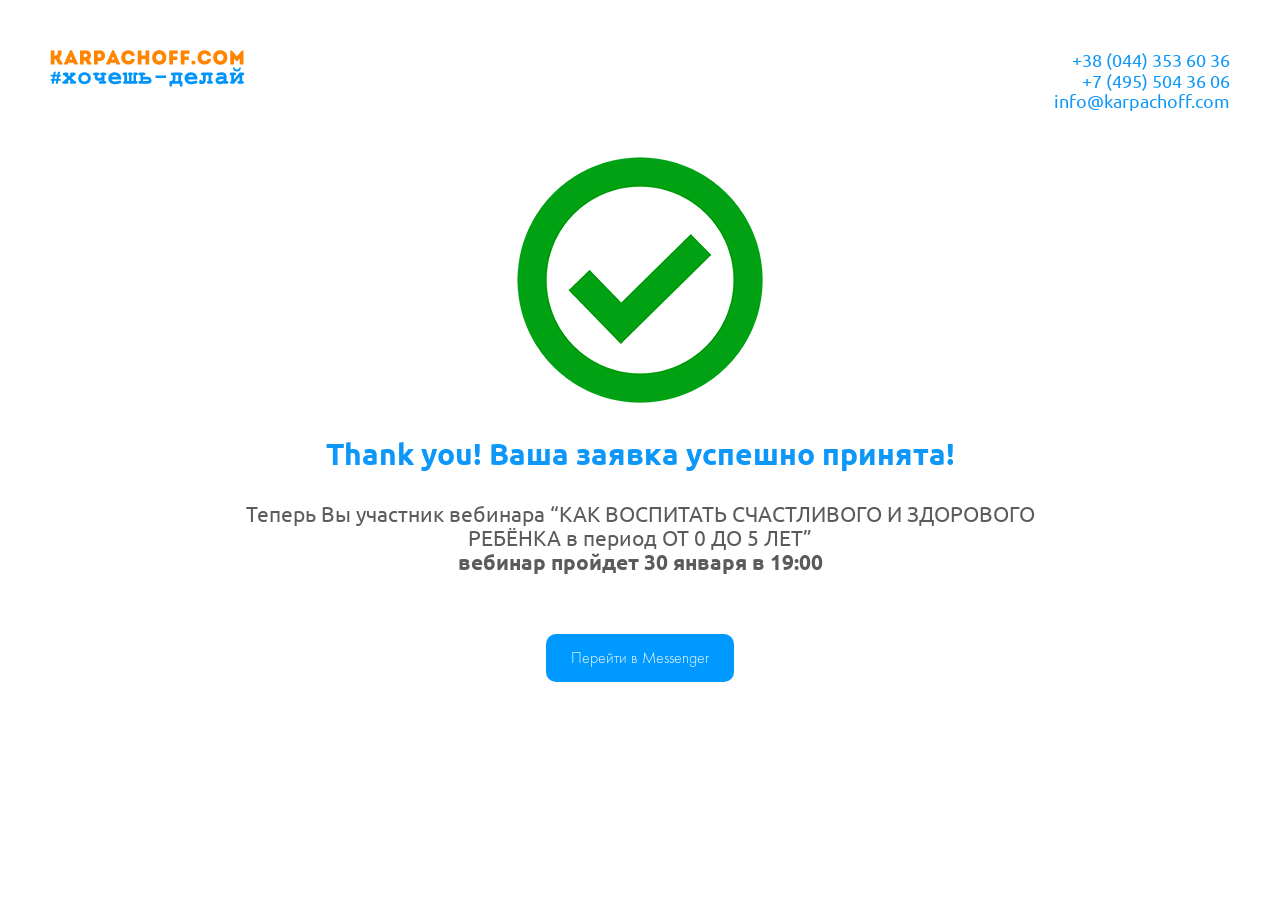
<file: thank/index.html>
<!DOCTYPE html>
<html lang="ru">
<head>
  <meta charset="utf-8">

<!-- Google Tag Manager -->
<script>(function(w,d,s,l,i){w[l]=w[l]||[];w[l].push({'gtm.start':
new Date().getTime(),event:'gtm.js'});var f=d.getElementsByTagName(s)[0],
j=d.createElement(s),dl=l!='dataLayer'?'&l='+l:'';j.async=true;j.src=
'https://www.googletagmanager.com/gtm.js?id='+i+dl;f.parentNode.insertBefore(j,f);
})(window,document,'script','dataLayer','GTM-W56655B');</script>
<!-- End Google Tag Manager -->




  <title>Thank page</title>
  <link rel="icon" type="image/png" href="http://karpachoff.com/wp-content/themes/karpachoff_unify/images/favicon16.png">
  <link href="css/normalize.css" rel="stylesheet">
  <link href="animate/animate.min.css" rel="stylesheet">
  <link rel="stylesheet" href="fonts/font.css">
  <link href="css/main.css" rel="stylesheet">


</head>
<body>


<!-- Google Tag Manager (noscript) -->
<noscript><iframe src="https://www.googletagmanager.com/ns.html?id=GTM-W56655B"
height="0" width="0" style="display:none;visibility:hidden"></iframe></noscript>
<!-- End Google Tag Manager (noscript) -->


<header  class="header">
    <div class="header__wrap">  
        <div class="header__topline">
            <div class="header__logo">
              <img src="./img/logo.png" alt="">
            </div>
            <div class="header__contacts">
              <a href="tel//:3-8044-353-60-36" class="header__phone">+38 (044) 353 60 36</a>
              <a href="tel//:7-495-504-36-06" class="header__phone">+7 (495) 504 36 06</a>
              <a href="mailto:info@karpachoff.com" class="header__email">info@karpachoff.com</a>
            </div>
        </div>
        <div class="header__img">
            <img src="./img/img.png" alt="">
        </div>
        <h1 class="header__title">
            Thank you! Ваша заявка успешно принята!
        </h1>
        <div class="header__text">
          Теперь Вы участник вебинара “КАК ВОСПИТАТЬ СЧАСТЛИВОГО И ЗДОРОВОГО РЕБЁНКА в период ОТ 0 ДО 5 ЛЕТ” 
          <span>
            вебинар пройдет 30 января в 19:00
          </span>
        </div>
        <div class="header__link">
          <a class="link" href="https://m.me/d.karpachoff?ref=w1216459">
            Перейти в Messenger
          </a>
        </div>
    </div>
</header>




</script>

<script src="js/main.js"></script>
</body>
</html>
</file>
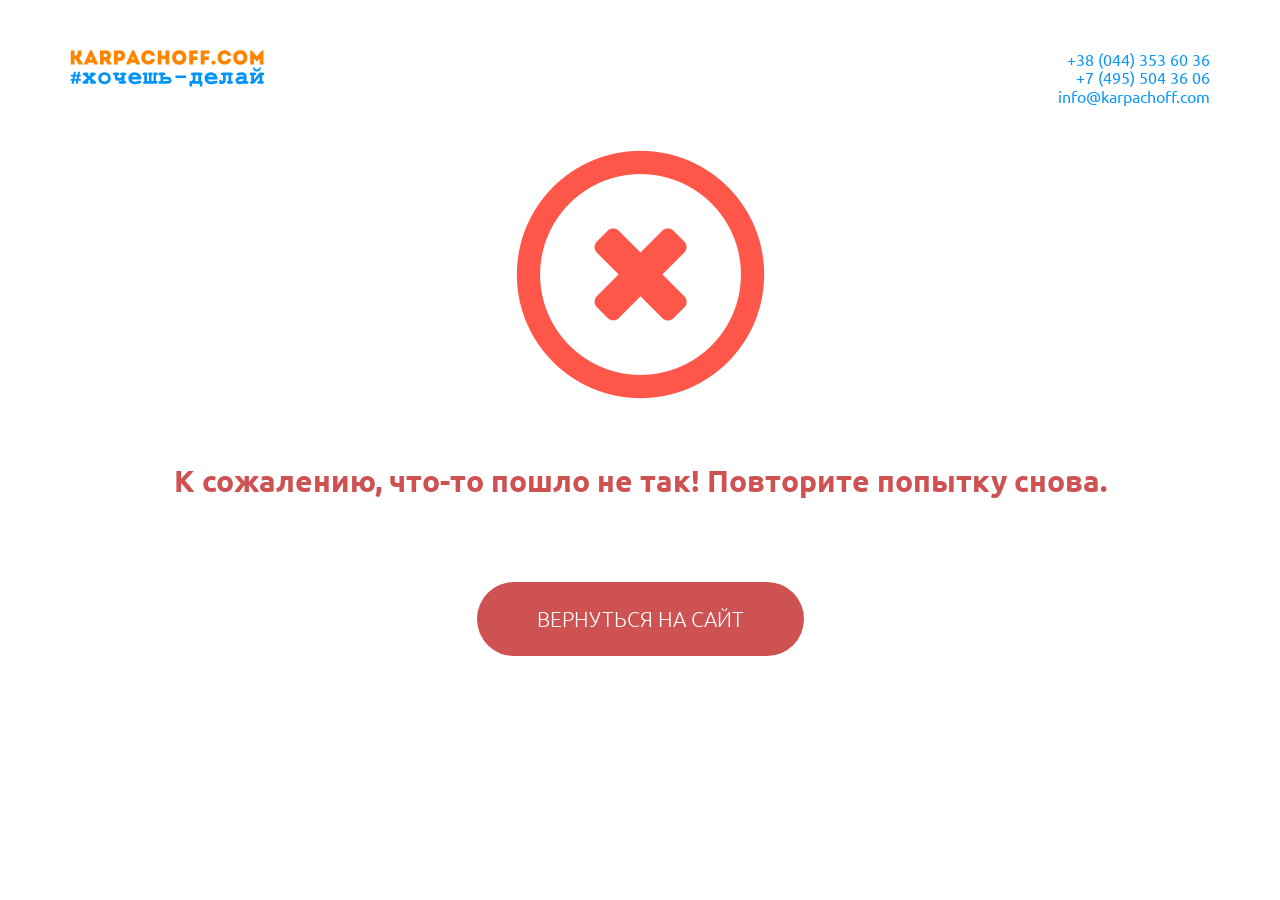
<file: pay/error/index.html>
<!DOCTYPE html>
<html lang="ru">
<head>
  <meta charset="utf-8">

  <meta http-equiv="X-UA-Compatible" content="IE=edge">
  <meta name="viewport" content="width=device-width, initial-scale=1">
  
  <title>Как уставшей маме стать счастливой</title>
  <link rel="icon" type="image/png" href="http://karpachoff.com/wp-content/themes/karpachoff_unify/images/favicon16.png">
  <link href="css/normalize.css" rel="stylesheet">
  <link href="animate/animate.min.css" rel="stylesheet">
  <link rel="stylesheet" href="fonts/font.css">
  <link href="css/main.css" rel="stylesheet">
</head>
<body>

<header  class="header">
    <div class="header__wrap">  
        <div class="header__topline">
            <div class="header__logo">
              <img src="./img/logo.png" alt="">
            </div>
            <div class="header__contacts">
              <a href="tel//:3-8044-353-60-36" class="header__phone">+38 (044) 353 60 36</a>
              <a href="tel//:7-495-504-36-06" class="header__phone">+7 (495) 504 36 06</a>
              <a href="mailto:info@karpachoff.com" class="header__email">info@karpachoff.com</a>
            </div>
        </div>
        <div class="header__img">
            <img src="./img/img.png" alt="">
        </div>

        <h1 class="header__title">
               К сожалению, что-то пошло не так! Повторите попытку снова.
        </h1>
        <a href="../../" class="link">
            Вернуться на сайт
        </a>
    </div>
</header>

</script>

</body>
</html>
</file>
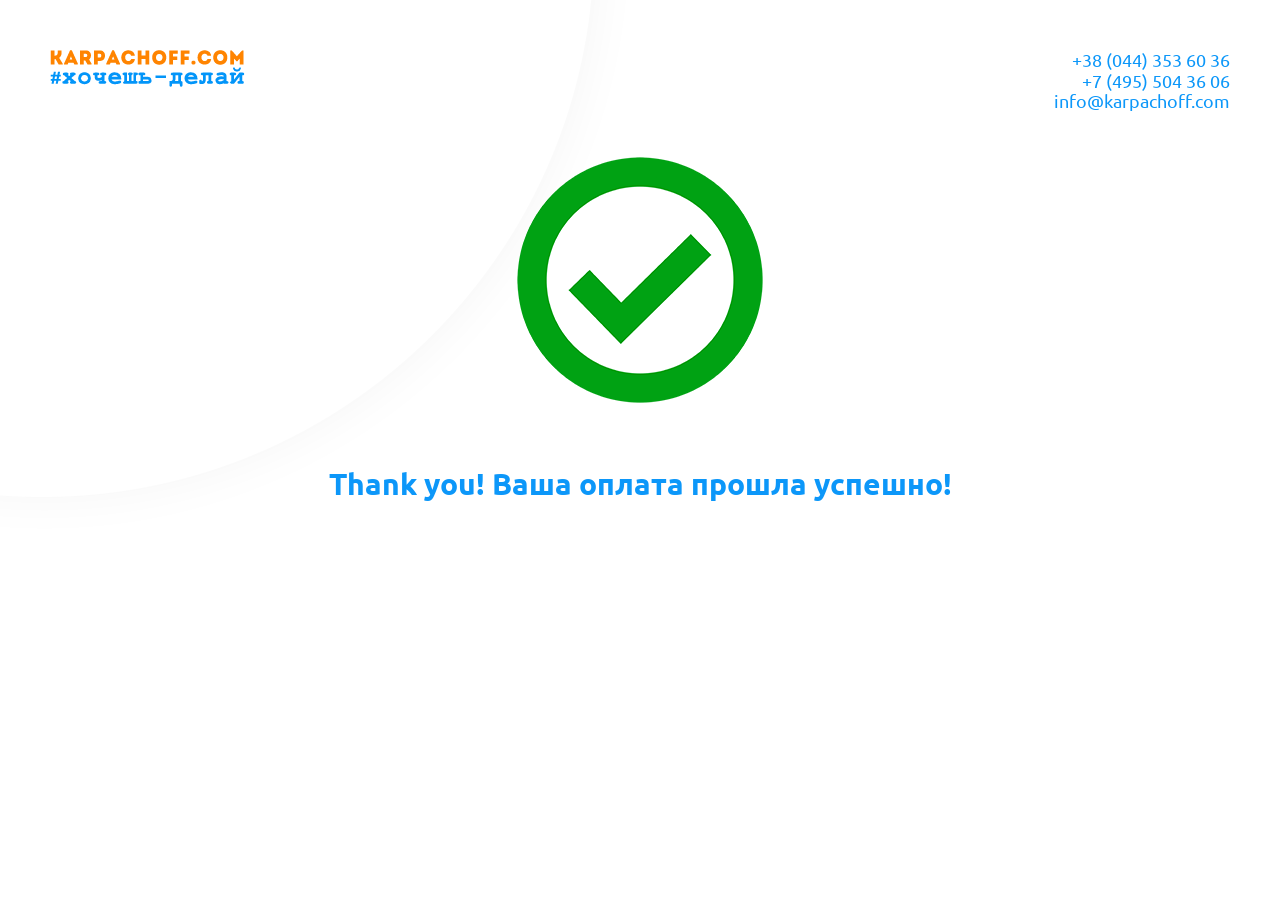
<file: pay/thank/index.html>
<!DOCTYPE html>
<html lang="ru">
<head>
  <meta charset="utf-8">

  <meta http-equiv="X-UA-Compatible" content="IE=edge">
  <meta name="viewport" content="width=device-width, initial-scale=1">

<!-- Google Tag Manager -->
<script>(function(w,d,s,l,i){w[l]=w[l]||[];w[l].push({'gtm.start':
new Date().getTime(),event:'gtm.js'});var f=d.getElementsByTagName(s)[0],
j=d.createElement(s),dl=l!='dataLayer'?'&l='+l:'';j.async=true;j.src=
'https://www.googletagmanager.com/gtm.js?id='+i+dl;f.parentNode.insertBefore(j,f);
})(window,document,'script','dataLayer','GTM-W56655B');</script>
<!-- End Google Tag Manager -->




  <title>Thank page</title>
  <link rel="icon" type="image/png" href="http://karpachoff.com/wp-content/themes/karpachoff_unify/images/favicon16.png">
  <link href="css/normalize.css" rel="stylesheet">
  <link href="animate/animate.min.css" rel="stylesheet">
  <link rel="stylesheet" href="fonts/font.css">
  <link href="css/main.css" rel="stylesheet">


</head>
<body>


<!-- Google Tag Manager (noscript) -->
<noscript><iframe src="https://www.googletagmanager.com/ns.html?id=GTM-W56655B"
height="0" width="0" style="display:none;visibility:hidden"></iframe></noscript>
<!-- End Google Tag Manager (noscript) -->


<header  class="header">
    <div class="header__wrap">  
        <div class="header__topline">
            <div class="header__logo">
              <img src="./img/logo.png" alt="">
            </div>
            <div class="header__contacts">
              <a href="tel//:3-8044-353-60-36" class="header__phone">+38 (044) 353 60 36</a>
              <a href="tel//:7-495-504-36-06" class="header__phone">+7 (495) 504 36 06</a>
              <a href="mailto:info@karpachoff.com" class="header__email">info@karpachoff.com</a>
            </div>
        </div>
        <div class="header__img">
            <img src="./img/img.png" alt="">
        </div>
        <h1 class="header__title">
            Thank you! Ваша оплата прошла успешно!
        </h1>
    </div>
</header>




</script>

<script src="js/main.js"></script>
</body>
</html>
</file>
<file: fonts/font.css>
/*! Generated by Font Squirrel (https://www.fontsquirrel.com) on June 9, 2017 */

@font-face {
  font-family: 'Exo2R';
  src: url('Exo2-0-Regular.eot?#iefix') format('embedded-opentype'),  url('Exo2-0-Regular.otf')  format('opentype'),
         url('Exo2-0-Regular.woff') format('woff'), url('Exo2-0-Regular.ttf')  format('truetype'), url('Exo2-0-Regular.svg#Exo2.0-Regular') format('svg');
  font-weight: normal;
  font-style: normal;
}


@font-face {
  font-family: 'FuturaPT-Light';
  src: url('FuturaPT-Light.eot?#iefix') format('embedded-opentype'),  url('FuturaPT-Light.otf')  format('opentype'),
         url('FuturaPT-Light.woff') format('woff'), url('FuturaPT-Light.ttf')  format('truetype'), url('FuturaPT-Light.svg#FuturaPT-Light') format('svg');
  font-weight: normal;
  font-style: normal;
}


@font-face {
  font-family: 'FuturaPT-Bold';
  src: url('FuturaPT-Bold.eot?#iefix') format('embedded-opentype'),  url('FuturaPT-Bold.otf')  format('opentype'),
         url('FuturaPT-Bold.woff') format('woff'), url('FuturaPT-Bold.ttf')  format('truetype'), url('FuturaPT-Bold.svg#FuturaPT-Bold') format('svg');
  font-weight: normal;
  font-style: normal;
}


@font-face {
  font-family: 'FuturaPT-Medium';
  src: url('FuturaPT-Medium.eot?#iefix') format('embedded-opentype'),  url('FuturaPT-Medium.otf')  format('opentype'),
         url('FuturaPT-Medium.woff') format('woff'), url('FuturaPT-Medium.ttf')  format('truetype'), url('FuturaPT-Medium.svg#FuturaPT-Medium') format('svg');
  font-weight: normal;
  font-style: normal;
}


@font-face {
    font-family: 'Futura PT Book';
    src: url('FuturaPT-Book.eot');
    src: url('FuturaPT-Book.eot?#iefix') format('embedded-opentype'),
        url('FuturaPT-Book.woff2') format('woff2'),
        url('FuturaPT-Book.woff') format('woff'),
        url('FuturaPT-Book.ttf') format('truetype'),
        url('FuturaPT-Book.svg#FuturaPT-Book') format('svg');
    font-weight: normal;
    font-style: normal;
}

@font-face {
    font-family: 'OpenSans-Semibold';
    src: url('OpenSans-Semibold.woff') format('woff'),
         url('OpenSans-Semibold.eot') format('eot'),
         url('OpenSans-Semibold.svg') format('svg'),
         url('OpenSans-Semibold.ttf') format('ttf');
    font-weight: normal;
    font-style: normal;

}

@font-face {
    font-family: 'OpenSans';
    src: url('OpenSans.woff') format('woff'),
         url('OpenSans.eot') format('eot'),
         url('OpenSans.svg') format('svg'),
         url('OpenSans.ttf') format('ttf');
    font-weight: normal;
    font-style: normal;

}



@font-face {
    font-family: 'OpenSans-Bold';
    src: url('OpenSans-Bold.woff') format('woff'),
         url('OpenSans-Bold.eot') format('eot'),
         url('OpenSans-Bold.svg') format('svg'),
         url('OpenSans-Bold.ttf') format('ttf');
    font-weight: normal;
    font-style: normal;

}


@font-face {
    font-family: 'SegoeUIRegular';
    src: url('SegoeUIRegular.woff') format('woff'),
         url('SegoeUIRegular.eot') format('eot'),
         url('SegoeUIRegular.ttf') format('ttf');
    font-weight: normal;
    font-style: normal;

}

@font-face {
    font-family: 'SegoeUI-Bold';
    src: url('SegoeUI-Bold.woff') format('woff'),
         url('SegoeUI-Bold.eot') format('eot'),
         url('SegoeUI-Bold.ttf') format('ttf');
    font-weight: normal;
    font-style: normal;
}

@font-face {
    font-family: 'SegoeUI-Light';
    src: url('SegoeUI-Light.woff') format('woff'),
         url('SegoeUI-Light.eot') format('eot'),
         url('SegoeUI-Light.ttf') format('ttf');
    font-weight: normal;
    font-style: normal;

}

@font-face {
    font-family: 'SegoeUI-Semibold';
    src: url('SegoeUI-Semibold.woff') format('woff'),
         url('SegoeUI-Semibold.eot') format('eot'),
         url('SegoeUI-Semibold.ttf') format('ttf');
    font-weight: normal;
    font-style: normal;

}


@font-face {
    font-family: 'Ubuntu';
    src: url('Ubuntu.woff') format('woff'),
         url('Ubuntu.eot') format('eot'),
         url('Ubuntu.svg') format('svg'),
         url('Ubuntu.ttf') format('ttf');
    font-weight: normal;
    font-style: normal;

}


@font-face {
    font-family: 'Ubuntu';
    src: url('Ubuntu.woff') format('woff'),
         url('Ubuntu.eot') format('eot'),
         url('Ubuntu.svg') format('svg'),
         url('Ubuntu.ttf') format('ttf');
    font-weight: normal;
    font-style: normal;

}


@font-face {
    font-family: 'Ubuntu-Light';
    src: url('Ubuntu-Light.woff') format('woff'),
         url('Ubuntu-Light.eot') format('eot'),
         url('Ubuntu-Light.svg') format('svg'),
         url('Ubuntu-Light.ttf') format('ttf');
    font-weight: normal;
    font-style: normal;

}


@font-face {
    font-family: 'Ubuntu-Bold';
    src: url('Ubuntu-Bold.woff') format('woff'),
         url('Ubuntu-Bold.eot') format('eot'),
         url('Ubuntu-Bold.svg') format('svg'),
         url('Ubuntu-Bold.ttf') format('ttf');
    font-weight: normal;
    font-style: normal;

}
</file>
<file: css/main.css>
@keyframes mymove{0%{transform:translate(0,0)}50%{transform:translate(30px,0)}100%{transform:translate(0,0)}}*{box-sizing:border-box}body,html{font-size:16px;position:relative;background-position:center;color:#5d5d5d}.link{outline:0;text-decoration:none;text-transform:uppercase;color:#fff;padding:30px 60px;font-family:FuturaPT-Medium;font-size:1.3em;display:inline-block;border-radius:40px;margin:24px auto;transition:all 1.2s;background:#0295f9}.link:hover{transform:scale(1.1)}.shadow{display:none;z-index:10;position:fixed;width:100%;height:100%;background-color:rgba(0,0,0,.7)}.error{transition:all .8s;border:2px solid red!important}.right{transition:all .8s;border:2px solid green!important}.popup{z-index:20;display:none;max-width:600px;margin:auto;position:fixed;left:calc(50% - 300px);top:50px;background-color:#e8e8e8;box-shadow:0 0 50px 5px #000;border-radius:30px}.popup .close{position:absolute;right:10px;top:10px;width:53px;height:51px;border-radius:50%;background-color:#0295f9;box-shadow:0 0 15px 0 #000;cursor:pointer;overflow:hidden}.popup .close span{position:absolute;width:80%;left:5px;height:2px;background-color:#fff;transform:rotate(45deg);top:25px;transition:all 1.6s}.popup .close span:nth-child(2){transform:rotate(-45deg)}.popup .close:hover span{transform:rotate(-405deg)}.popup .close:hover span:nth-child(2){transform:rotate(405deg)}.popup__text{margin-top:40px;font-family:SegoeUIRegular;padding:25px;font-size:1.5em;text-align:center}.popup__text__title{text-transform:uppercase;margin-bottom:6px;font-family:FuturaPT-Bold}.popup__form{margin:10px 0 20px;padding:0 20px;text-align:center}.popup__form input::-webkit-input-placeholder{color:#0295f9}.popup__form input:-moz-placeholder{color:#0295f9}.popup__input{display:inline-block;font-family:Ubuntu;font-size:1.5em;padding:30px 40px;border-radius:10px;margin-right:5px;margin-left:5px;margin-bottom:10px;border:none;max-width:320px;outline:0;background-color:#d2d1d1}.popup__input:nth-child(3){margin-right:0}.popup__button{margin-top:5px;border:none}.popup__format{overflow:scroll;max-height:100%;outline:0;text-align:center;position:fixed;max-width:768px;top:5px;left:calc(50% - 384px);z-index:10;background-color:#d2d1d1;border-radius:10px;box-shadow:0 0 3000px 2px rgba(0,0,0,.95);display:none}.popup__format .close__format{position:absolute;right:20px;top:20px;width:53px;height:51px;border-radius:50%;background-color:#0295f9;box-shadow:0 0 15px 0 #000;cursor:pointer;overflow:hidden;z-index:20}.popup__format .close__format span{position:absolute;width:80%;left:5px;height:2px;background-color:#fff;transform:rotate(45deg);top:25px;transition:all 1.6s}.popup__format .close__format span:nth-child(2){transform:rotate(-45deg)}.popup__format .close__format:hover span{transform:rotate(-405deg)}.popup__format .close__format:hover span:nth-child(2){transform:rotate(405deg)}.popup__format__title{color:#ff8500;text-transform:uppercase;font-weight:400;font-family:Ubuntu-Bold;font-size:1.875em;margin:30px 0 20px;font-weight:400;position:relative}.popup__format__content{display:flex;justify-content:space-around;align-items:flex-start}.popup__format__pack{max-width:370px;margin:20px;border:4px solid #0295f9;padding:30px 15px}.popup__format__pack__title{font-family:Ubuntu-Light;font-size:2.25em;text-transform:uppercase;color:#0295f9;margin-bottom:20px}.popup__format__pack__text{font-family:Ubuntu;font-size:1.2em;margin:40px 0}.popup__format__pack__text span{display:block;text-transform:uppercase;font-family:Ubuntu-Bold;margin:0 -5px;font-size:.9em}.popup__format__pack__price{font-family:Ubuntu-Bold;font-size:1.2em;color:#ff8500}.popup__format__pack__price span{margin-top:30px;display:block}.popup__format__pack__price span:nth-child(2){font-size:1.45em}.popup__format__pack .link{text-transform:none;font-family:SegoeUIRegular;font-size:1.5em;padding:8px 60px;margin-bottom:0}.popup__format__pack:nth-child(2){border:4px solid #ff8500}.popup__format__pack:nth-child(2) .popup__format__pack__title{color:#ff8500}.popup__format__pack:nth-child(2) .link{background-color:#ff8500;padding:20px 60px}.header{outline:0;text-align:center;position:relative;color:#ff8500}.header__wrap{max-width:1220px;margin:0 auto;padding:30px 20px;position:relative}.header__topline{margin-bottom:0;display:flex;justify-content:space-between;align-items:center}.header__logo{max-width:235px}.header__logo img{width:100%}.header__email,.header__phone{color:#0295f9;text-decoration:none;display:block;font-size:1.125em;font-family:FuturaPT-Medium;text-align:center}.header__free_web{color:#0295f9;margin-top:10%;font-family:Ubuntu;font-size:1.1em;display:inline-block;padding:8px;position:relative}.header__title{margin-top:2em;font-family:Ubuntu-Bold;text-transform:uppercase;font-size:1em}.header__title span{display:block}.header__title span:nth-child(1){font-size:2.25em}.header__title span:nth-child(2){margin-top:5px;display:inline-block;color:#fff;font-size:2.28em;background-color:#ff8500;padding:3px 9px}.header__date{max-width:450px;margin:50px auto 30px;font-family:FuturaPT-Bold;font-size:2.2em;color:#0295f9}.header__date span{display:inline-block}.header__text{font-family:Ubuntu;font-size:1.25em;max-width:700px;margin:20px auto}.header__time{font-family:FuturaPT-Light;font-size:1.4em}.header__form{position:relative;margin:45px auto 0;outline:0;max-width:1080px}.header__form input::-webkit-input-placeholder{color:#4b4c4b}.header__form input:-moz-placeholder{color:#4b4c4b}.header__input{border-radius:40px;display:inline-block;border:2px solid #0295f9;text-transform:uppercase;font-family:Ubuntu;font-size:1.5em;color:#4b4c4b;outline:0;padding:25px 30px;margin-right:20px;margin-left:20px;margin-bottom:30px;width:303px;background:#fff}.header__button{display:block;border:none}.for{text-align:center;padding:60px calc(50% - 590px) 0}.for__title{color:#ff8500;text-align:right;text-transform:uppercase;font-weight:400;font-family:Ubuntu-Bold;font-size:1.875em;max-width:620px;margin:30px 0 40px auto;font-weight:400}.for__content{display:flex;align-items:center}.for__text{text-align:left;margin-left:40px;font-family:Ubuntu;font-size:1.26em;max-width:550px}.for__text span{display:block;margin-top:30px;text-indent:10px}.for__text b{font-family:Ubuntu-Bold}.necessary{position:relative;z-index:2;overflow:hidden;text-align:center;padding:60px calc(50% - 650px) 0}.necessary__title{color:#ff8500;text-align:right;text-transform:uppercase;font-weight:400;font-family:Ubuntu-Bold;font-size:1.875em;max-width:620px;margin:30px 0 40px auto;font-weight:400}.necessary__wrap{display:flex;text-align:left;align-items:center;margin-bottom:60px}.necessary__list{margin-left:-60px;min-width:58%;padding:0;list-style-type:none;display:flex;flex-wrap:wrap;justify-content:space-around;position:relative;text-align:left;color:#414141}.necessary__item{max-width:325px;margin:30px 20px;font-family:Ubuntu;font-size:1.1em;background-repeat:no-repeat;background-position:center 0;position:relative}.necessary__item span{font-family:Ubuntu-Bold;display:block;margin-bottom:10px;font-size:1.1em}.necessary__item div{position:relative}.necessary__item::before{content:'1';position:absolute;font-family:FuturaPT-Bold;font-size:130px;color:#ff8500;opacity:.53;top:-50px;left:-30px}.necessary__item:nth-child(2)::before{content:'2'}.necessary__item:nth-child(3)::before{content:'3'}.necessary__item:nth-child(4)::before{content:'4'}.necessary__text{font-size:1.2em;margin-top:15px;font-family:Ubuntu}.necessary__text span{font-family:Ubuntu-Bold;display:block;color:#333;font-size:1.1em}.necessary__text b{color:#333;font-size:1.1em}.theme{overflow:hidden;text-align:center;padding:60px calc(50% - 590px) 0}.theme__title{color:#ff8500;text-align:right;text-transform:uppercase;font-weight:400;font-family:Ubuntu-Bold;font-size:1.875em;max-width:580px;margin:30px 0 40px auto;font-weight:400;position:relative}.theme__title::before{content:'';position:absolute;width:120px;height:3px;background-color:#ff8500;bottom:15px;right:230px}.theme__wrap{display:flex;justify-content:space-around}.theme__content{max-width:480px;margin:0 10px}.theme__content__title{font-family:Ubuntu;color:#0295f9;margin:40px 0}.theme__content__title span{text-transform:uppercase;display:block}.theme__content__title span:nth-child(1){font-size:1.625em}.theme__content__title span:nth-child(2){font-family:Ubuntu-Bold;font-size:1.875em}.theme__content__list__title{font-family:FuturaPT-Bold;font-size:1.6em;color:#ff8500;text-align:left;margin:20px 0;margin-left:20px}.theme__inner__list{padding-left:50px;text-align:left;font-family:Ubuntu;font-size:1.125em}.theme__inner__item{margin:8px 0}.format{outline:0;overflow:hidden;text-align:center;padding:60px calc(50% - 590px) 0}.format__title{color:#ff8500;text-align:right;text-transform:uppercase;font-weight:400;font-family:Ubuntu-Bold;font-size:1.875em;max-width:580px;margin:30px 0 40px auto;font-weight:400;position:relative}.format__title::before{content:'';position:absolute;width:120px;height:3px;background-color:#ff8500;bottom:15px;right:320px}.format__content{display:flex;justify-content:space-around;align-items:flex-start}.format__pack{max-width:370px;margin:20px;border:4px solid #0295f9;padding:30px 15px}.format__pack__title{font-family:Ubuntu-Light;font-size:2.25em;text-transform:uppercase;color:#0295f9;margin-bottom:80px}.format__pack__text{font-family:Ubuntu;font-size:1.2em;margin:80px 0}.format__pack__text span{display:block;text-transform:uppercase;font-family:Ubuntu-Bold;margin:0 -5px;font-size:.9em}.format__pack__text ul{text-align:left}.format__pack__text ul li{margin:4px 0}.format__pack__price{font-family:Ubuntu-Bold;font-size:1.23em;color:#ff8500}.format__pack__price span{margin-top:30px;display:block}.format__pack__price span:nth-child(2){font-size:1.45em}.format__pack .link{text-transform:none;font-family:SegoeUIRegular;font-size:1.5em;padding:8px 60px;margin-bottom:0}.format__pack:nth-child(2){border:4px solid #ff8500}.format__pack:nth-child(2) .format__pack__title{color:#ff8500}.format__pack:nth-child(2) .link{background-color:#ff8500;padding:20px 60px}.after{overflow:hidden;text-align:center;padding:60px calc(50% - 590px) 0}.after__title{color:#ff8500;text-align:right;text-transform:uppercase;font-weight:400;font-family:Ubuntu-Bold;font-size:1.875em;max-width:580px;margin:30px 0 40px auto;font-weight:400;position:relative}.after__title::before{content:'';position:absolute;width:120px;height:3px;background-color:#ff8500;bottom:15px;right:580px}.after__list{display:flex;justify-content:space-around;flex-wrap:wrap;list-style-type:none;padding:0}.after__item{font-family:Ubuntu;font-size:1.1em;background-image:url(../img/after_i1.png);background-repeat:no-repeat;background-position:center 0;padding-top:200px;max-width:290px;margin:20px 10px}.after__item:nth-child(2){background-image:url(../img/after_i2.png)}.after__item:nth-child(3){background-image:url(../img/after_i3.png)}.after__item:nth-child(4){background-image:url(../img/after_i4.png)}.after__item:nth-child(5){background-image:url(../img/after_i5.png)}.after__item:nth-child(6){background-image:url(../img/after_i6.png)}.after__text{max-width:800px;margin:30px auto;font-family:Ubuntu;font-size:1.1em;color:#414141}.after__text span{display:block}.after__text span:nth-child(1){margin-bottom:60px}.after__text span b{font-family:Ubuntu-Bold}.review{overflow:hidden;text-align:center;padding:60px calc(50% - 590px) 0}.review__title{color:#ff8500;text-align:right;text-transform:uppercase;font-weight:400;font-family:Ubuntu-Bold;font-size:1.875em;max-width:780px;margin:30px 0 40px auto;font-weight:400;position:relative}.review__title::before{content:'';position:absolute;width:120px;height:3px;background-color:#ff8500;bottom:15px;right:780px}.review__content{display:flex;justify-content:space-around;flex-wrap:wrap}.review__item{max-width:500px;text-align:left;margin:20px 15px}.review__item__title{font-family:Ubuntu-Bold;font-size:1.875em;color:#0295f9;margin-bottom:20px}.review__item__text{text-indent:10px;font-family:Ubuntu;font-size:1.1em}.review__item__text span{display:block}.review__item__text span:nth-child(3){margin-top:25px}.footer__wrap{max-width:1220px;margin:0 auto;padding:100px 20px 20px;display:flex;justify-content:space-between}.footer__logo{max-width:285px}.footer__logo img{width:100%}.footer__email,.footer__phone{text-decoration:none;display:block;font-size:1.125em;font-family:"Futura PT Book";text-align:right;color:#0295f9}.footer__privacy{font-family:FuturaPT-Light;font-size:1.125em;margin-top:15px;display:block;color:#0295f9}.modal{position:fixed;top:0;right:0;bottom:0;left:0;z-index:1050;display:none;outline:0;text-align:justify;background-color:#eee;max-width:1000px;margin:auto;font-family:SegoeUI-Semibold;padding:20px;overflow:scroll;font-size:1.5em}@media only screen and (max-width:1330px){.necessary{padding:50px 20px}}@media only screen and (max-width:1200px){.for,.necessary{padding:20px}.after{padding:0 20px}.format,.review,.theme{padding:0 20px}}@media only screen and (max-width:992px){.for__content{flex-direction:column}.for__content img{max-width:550px;width:100%}.for__text{margin-left:0}.necessary__wrap{flex-direction:column}.necessary__content{text-align:center}.necessary__content img{max-width:500px;width:80%}.necessary__list{margin-left:0}.format__content{flex-wrap:wrap}.after__title::before{display:none}.review__title::before{display:none}}@media only screen and (max-width:768px){.header__date{font-size:2em}.theme__title::before{display:none}.theme__wrap{flex-direction:column;align-items:center}}@media only screen and (max-width:600px){.popup{max-width:96%;left:2%;max-height:100%;overflow-y:scroll}.header{overflow:hidden}.header__topline{flex-direction:column;align-items:center}.header__contacts{position:relative;font-size:1.2em;padding:10px}.header__logo{margin-bottom:40px}.header__input{margin:20px 0;width:90%}}@media only screen and (max-width:480px){.header__title{font-size:.75em}.link{padding:20px}.footer__wrap{flex-direction:column;align-items:center}.footer__logo{margin-bottom:40px}}@media only screen and (max-width:380px){.popup{top:0}.popup__input{max-width:95%}.popup__button{padding:25px}}
</file>
<file: error/fonts/font.css>
/*! Generated by Font Squirrel (https://www.fontsquirrel.com) on June 9, 2017 */



@font-face {
    font-family: 'OpenSans-Semibold';
    src: url('OpenSans-Semibold.woff') format('woff'),
         url('OpenSans-Semibold.eot') format('eot'),
         url('OpenSans-Semibold.svg') format('svg'),
         url('OpenSans-Semibold.ttf') format('ttf');
    font-weight: normal;
    font-style: normal;

}

@font-face {
    font-family: 'OpenSans';
    src: url('OpenSans.woff') format('woff'),
         url('OpenSans.eot') format('eot'),
         url('OpenSans.svg') format('svg'),
         url('OpenSans.ttf') format('ttf');
    font-weight: normal;
    font-style: normal;

}



@font-face {
    font-family: 'OpenSans-Bold';
    src: url('OpenSans-Bold.woff') format('woff'),
         url('OpenSans-Bold.eot') format('eot'),
         url('OpenSans-Bold.svg') format('svg'),
         url('OpenSans-Bold.ttf') format('ttf');
    font-weight: normal;
    font-style: normal;

}


@font-face {
    font-family: 'SegoeUIRegular';
    src: url('SegoeUIRegular.woff') format('woff'),
         url('SegoeUIRegular.eot') format('eot'),
         url('SegoeUIRegular.ttf') format('ttf');
    font-weight: normal;
    font-style: normal;

}

@font-face {
    font-family: 'SegoeUI-Bold';
    src: url('SegoeUI-Bold.woff') format('woff'),
         url('SegoeUI-Bold.eot') format('eot'),
         url('SegoeUI-Bold.ttf') format('ttf');
    font-weight: normal;
    font-style: normal;
}

@font-face {
    font-family: 'SegoeUI-Light';
    src: url('SegoeUI-Light.woff') format('woff'),
         url('SegoeUI-Light.eot') format('eot'),
         url('SegoeUI-Light.ttf') format('ttf');
    font-weight: normal;
    font-style: normal;

}

@font-face {
    font-family: 'SegoeUI-Semibold';
    src: url('SegoeUI-Semibold.woff') format('woff'),
         url('SegoeUI-Semibold.eot') format('eot'),
         url('SegoeUI-Semibold.ttf') format('ttf');
    font-weight: normal;
    font-style: normal;

}


@font-face {
    font-family: 'Ubuntu';
    src: url('Ubuntu.woff') format('woff'),
         url('Ubuntu.eot') format('eot'),
         url('Ubuntu.svg') format('svg'),
         url('Ubuntu.ttf') format('ttf');
    font-weight: normal;
    font-style: normal;

}


@font-face {
    font-family: 'Ubuntu';
    src: url('Ubuntu.woff') format('woff'),
         url('Ubuntu.eot') format('eot'),
         url('Ubuntu.svg') format('svg'),
         url('Ubuntu.ttf') format('ttf');
    font-weight: normal;
    font-style: normal;

}


@font-face {
    font-family: 'Ubuntu-Light';
    src: url('Ubuntu-Light.woff') format('woff'),
         url('Ubuntu-Light.eot') format('eot'),
         url('Ubuntu-Light.svg') format('svg'),
         url('Ubuntu-Light.ttf') format('ttf');
    font-weight: normal;
    font-style: normal;

}


@font-face {
    font-family: 'Ubuntu-Bold';
    src: url('Ubuntu-Bold.woff') format('woff'),
         url('Ubuntu-Bold.eot') format('eot'),
         url('Ubuntu-Bold.svg') format('svg'),
         url('Ubuntu-Bold.ttf') format('ttf');
    font-weight: normal;
    font-style: normal;

}
</file>
<file: error/css/main.css>
@keyframes mymove{0%{transform:translate(0,0)}50%{transform:translate(30px,0)}100%{transform:translate(0,0)}}*{box-sizing:border-box}body,html{width:100%;height:100%;font-size:16px;position:relative}.hidden{opacity:0}.visible{opacity:1}.link{text-decoration:none;text-transform:uppercase;color:#fff;padding:25px 60px;font-family:Ubuntu-Light;font-size:1.3em;display:inline-block;border-radius:40px;margin:24px auto;transition:all 1s;background:#ce5252}.link:hover{transform:scale(1.1)}.header{overflow:hidden;text-align:center;position:relative;background-color:#fff}.header:before{content:'';display:block;position:absolute;width:854px;height:538px;background-image:url(../img/before.png);top:0;left:calc(30% - 600px)}.header__wrap{max-width:1220px;margin:0 auto;padding:50px 20px;position:relative}.header__topline{padding:0 20px;margin-bottom:45px;display:flex;justify-content:space-between}.header__logo{max-width:235px}.header__logo img{width:100%}.header__email,.header__phone{padding-left:30px;color:#631a91;text-decoration:none;display:block;font-size:1em;font-family:Ubuntu;text-align:right}.header__title{font-family:Ubuntu-Bold;font-size:1.875em;margin:60px 0;color:#ce5252}@media only screen and (max-width:480px){.header__topline{flex-direction:column;align-items:center}.header__logo{margin-bottom:40px}}
</file>
<file: pay/fonts/font.css>
/*! Generated by Font Squirrel (https://www.fontsquirrel.com) on June 9, 2017 */

@font-face {
  font-family: 'FuturaPT-Light';
  src: url('FuturaPT-Light.eot?#iefix') format('embedded-opentype'),  url('FuturaPT-Light.otf')  format('opentype'),
         url('FuturaPT-Light.woff') format('woff'), url('FuturaPT-Light.ttf')  format('truetype'), url('FuturaPT-Light.svg#FuturaPT-Light') format('svg');
  font-weight: normal;
  font-style: normal;
}


@font-face {
  font-family: 'FuturaPT-Bold';
  src: url('FuturaPT-Bold.eot?#iefix') format('embedded-opentype'),  url('FuturaPT-Bold.otf')  format('opentype'),
         url('FuturaPT-Bold.woff') format('woff'), url('FuturaPT-Bold.ttf')  format('truetype'), url('FuturaPT-Bold.svg#FuturaPT-Bold') format('svg');
  font-weight: normal;
  font-style: normal;
}


@font-face {
  font-family: 'FuturaPT-Medium';
  src: url('FuturaPT-Medium.eot?#iefix') format('embedded-opentype'),  url('FuturaPT-Medium.otf')  format('opentype'),
         url('FuturaPT-Medium.woff') format('woff'), url('FuturaPT-Medium.ttf')  format('truetype'), url('FuturaPT-Medium.svg#FuturaPT-Medium') format('svg');
  font-weight: normal;
  font-style: normal;
}


@font-face {
    font-family: 'Futura PT Book';
    src: url('FuturaPT-Book.eot');
    src: url('FuturaPT-Book.eot?#iefix') format('embedded-opentype'),
        url('FuturaPT-Book.woff2') format('woff2'),
        url('FuturaPT-Book.woff') format('woff'),
        url('FuturaPT-Book.ttf') format('truetype'),
        url('FuturaPT-Book.svg#FuturaPT-Book') format('svg');
    font-weight: normal;
    font-style: normal;
}

@font-face {
    font-family: 'OpenSans-Semibold';
    src: url('OpenSans-Semibold.woff') format('woff'),
         url('OpenSans-Semibold.eot') format('eot'),
         url('OpenSans-Semibold.svg') format('svg'),
         url('OpenSans-Semibold.ttf') format('ttf');
    font-weight: normal;
    font-style: normal;

}

@font-face {
    font-family: 'OpenSans';
    src: url('OpenSans.woff') format('woff'),
         url('OpenSans.eot') format('eot'),
         url('OpenSans.svg') format('svg'),
         url('OpenSans.ttf') format('ttf');
    font-weight: normal;
    font-style: normal;

}



@font-face {
    font-family: 'OpenSans-Bold';
    src: url('OpenSans-Bold.woff') format('woff'),
         url('OpenSans-Bold.eot') format('eot'),
         url('OpenSans-Bold.svg') format('svg'),
         url('OpenSans-Bold.ttf') format('ttf');
    font-weight: normal;
    font-style: normal;

}


@font-face {
    font-family: 'SegoeUIRegular';
    src: url('SegoeUIRegular.woff') format('woff'),
         url('SegoeUIRegular.eot') format('eot'),
         url('SegoeUIRegular.ttf') format('ttf');
    font-weight: normal;
    font-style: normal;

}

@font-face {
    font-family: 'SegoeUI-Bold';
    src: url('SegoeUI-Bold.woff') format('woff'),
         url('SegoeUI-Bold.eot') format('eot'),
         url('SegoeUI-Bold.ttf') format('ttf');
    font-weight: normal;
    font-style: normal;
}

@font-face {
    font-family: 'SegoeUI-Light';
    src: url('SegoeUI-Light.woff') format('woff'),
         url('SegoeUI-Light.eot') format('eot'),
         url('SegoeUI-Light.ttf') format('ttf');
    font-weight: normal;
    font-style: normal;

}

@font-face {
    font-family: 'SegoeUI-Semibold';
    src: url('SegoeUI-Semibold.woff') format('woff'),
         url('SegoeUI-Semibold.eot') format('eot'),
         url('SegoeUI-Semibold.ttf') format('ttf');
    font-weight: normal;
    font-style: normal;

}


@font-face {
    font-family: 'Ubuntu';
    src: url('Ubuntu.woff') format('woff'),
         url('Ubuntu.eot') format('eot'),
         url('Ubuntu.svg') format('svg'),
         url('Ubuntu.ttf') format('ttf');
    font-weight: normal;
    font-style: normal;

}


@font-face {
    font-family: 'Ubuntu';
    src: url('Ubuntu.woff') format('woff'),
         url('Ubuntu.eot') format('eot'),
         url('Ubuntu.svg') format('svg'),
         url('Ubuntu.ttf') format('ttf');
    font-weight: normal;
    font-style: normal;

}


@font-face {
    font-family: 'Ubuntu-Light';
    src: url('Ubuntu-Light.woff') format('woff'),
         url('Ubuntu-Light.eot') format('eot'),
         url('Ubuntu-Light.svg') format('svg'),
         url('Ubuntu-Light.ttf') format('ttf');
    font-weight: normal;
    font-style: normal;

}


@font-face {
    font-family: 'Ubuntu-Bold';
    src: url('Ubuntu-Bold.woff') format('woff'),
         url('Ubuntu-Bold.eot') format('eot'),
         url('Ubuntu-Bold.svg') format('svg'),
         url('Ubuntu-Bold.ttf') format('ttf');
    font-weight: normal;
    font-style: normal;

}
</file>
<file: pay/css/main.css>
*{box-sizing:border-box}body,html{width:100%;height:100%;font-size:16px}.error{transition:all .8s;border:1px solid red!important;box-shadow:inset 0 0 15px 0 red!important}.right{transition:all .8s;border:1px solid green!important;box-shadow:inset 0 0 15px 0 green!important}.main{padding:0 20px}.main__logo{margin:50px auto;max-width:194px}.main__logo img{width:100%}.main__text{margin:30px auto;margin-top:100px;max-width:870px;text-align:center}.main__text span{display:block;margin-top:40px;font-family:"Futura PT Book";font-size:1.5em;color:#505050}.main__text span:nth-child(1){font-family:FuturaPT-Bold;font-size:1.875em;color:#4db051;display:block}.main__title{background-color:#ffe400;color:#505050;font-family:FuturaPT-Bold;font-size:4.375em;max-width:240px;margin:30px auto;text-align:center}.main .form{margin:40px auto;max-width:1030px;position:relative;display:flex;flex-direction:column;align-items:center}.main .form__wrap{display:flex;flex-wrap:wrap;justify-content:center;align-items:center}.main .form__text{text-align:center;text-transform:uppercase;color:#505050;font-family:Ubuntu;font-size:2em}.main .form input,.main .form select{background-color:#ddd;border:4px solid #ccc;max-width:100%;outline:0;margin:30px 20px;padding:25px 35px;font-family:FuturaPT-Light;font-size:1.5em;color:#505050;border:none;border-radius:40px;box-shadow:inset 6px 0 10px 0 #d0d0d0}.main .form select{max-width:480px;width:100%}.main .form .select__wrap{min-width:100%;display:flex;justify-content:center}.main .form .button{background-color:#fc0;color:#fff;padding:30px 55px;border-radius:40px;border:none;font-family:"Futura PT Book";font-size:1.4em;transition:all .6s;cursor:pointer}.main .form .button:hover{transform:scale(1.1)}.main__contacts{display:flex;flex-direction:column;text-align:center;font-family:"Futura PT Book";font-size:1.5em;color:#505050}.main__contacts span{margin-top:3px}.main__contacts a{color:#505050;text-decoration:none}.main__list{padding:0;list-style-type:none;display:flex;flex-wrap:wrap;justify-content:space-between;max-width:1000px;margin:30px auto}.main__item{color:#505050;padding-top:230px;background-image:url(../img/main_i1.png);background-repeat:no-repeat;background-position:center 0;text-align:center;max-width:350px}.main__item:nth-child(2){background-image:url(../img/main_i2.png)}.main__item__title{font-family:FuturaPT-Bold;font-size:1.6em;margin-bottom:30px}.main__item__text{font-family:"Futura PT Book";font-size:1.5em}.footer__wrapper{max-width:1920px;margin:auto;padding:30px;display:flex;justify-content:space-between;align-items:center}.footer__logo__wrap{max-width:450px;font-size:1.125em;font-family:SegoeUIRegular;color:#555}.footer__logo__wrap img{width:100%}.footer .dogovor-oferty,.footer__privacy{display:block;margin-top:7px;font-family:SegoeUIRegular;color:#555}.footer__contacts{font-family:SegoeUIRegular;color:#555;max-width:220px;text-align:center}.footer__email{margin-top:10px}.footer__socials{margin-top:15px}.footer__socials .facebook{background-image:url(../img/facebook.png);width:60px;height:60px;background-repeat:no-repeat;display:inline-block;margin:5px}.footer__socials .instagram{background-image:url(../img/instagram.png);width:60px;height:60px;background-repeat:no-repeat;display:inline-block;margin:5px}.footer__socials .youtube{background-image:url(../img/youtube.png);width:60px;height:60px;background-position:center;display:inline-block;margin:5px}.modal{position:fixed;top:0;right:0;bottom:0;left:0;z-index:1050;display:none;outline:0;text-align:justify;background-color:#eee;max-width:1000px;margin:auto;font-family:SegoeUI-Semibold;padding:20px;overflow:scroll;font-size:1.5em}@media only screen and (max-width:768px){.main__list{flex-direction:column;align-items:center}.main__item{margin:30px 0}.footer__wrapper{display:block}.footer__logo__wrap{margin:30px auto;text-align:center}.footer__contacts{margin:30px auto;text-align:center}}
</file>
<file: thank/fonts/font.css>
/*! Generated by Font Squirrel (https://www.fontsquirrel.com) on June 9, 2017 */

@font-face {
  font-family: 'FuturaPT-Light';
  src: url('FuturaPT-Light.eot?#iefix') format('embedded-opentype'),  url('FuturaPT-Light.otf')  format('opentype'),
         url('FuturaPT-Light.woff') format('woff'), url('FuturaPT-Light.ttf')  format('truetype'), url('FuturaPT-Light.svg#FuturaPT-Light') format('svg');
  font-weight: normal;
  font-style: normal;
}


@font-face {
  font-family: 'FuturaPT-Bold';
  src: url('FuturaPT-Bold.eot?#iefix') format('embedded-opentype'),  url('FuturaPT-Bold.otf')  format('opentype'),
         url('FuturaPT-Bold.woff') format('woff'), url('FuturaPT-Bold.ttf')  format('truetype'), url('FuturaPT-Bold.svg#FuturaPT-Bold') format('svg');
  font-weight: normal;
  font-style: normal;
}


@font-face {
  font-family: 'FuturaPT-Medium';
  src: url('FuturaPT-Medium.eot?#iefix') format('embedded-opentype'),  url('FuturaPT-Medium.otf')  format('opentype'),
         url('FuturaPT-Medium.woff') format('woff'), url('FuturaPT-Medium.ttf')  format('truetype'), url('FuturaPT-Medium.svg#FuturaPT-Medium') format('svg');
  font-weight: normal;
  font-style: normal;
}


@font-face {
    font-family: 'Futura PT Book';
    src: url('FuturaPT-Book.eot');
    src: url('FuturaPT-Book.eot?#iefix') format('embedded-opentype'),
        url('FuturaPT-Book.woff2') format('woff2'),
        url('FuturaPT-Book.woff') format('woff'),
        url('FuturaPT-Book.ttf') format('truetype'),
        url('FuturaPT-Book.svg#FuturaPT-Book') format('svg');
    font-weight: normal;
    font-style: normal;
}

@font-face {
    font-family: 'OpenSans-Semibold';
    src: url('OpenSans-Semibold.woff') format('woff'),
         url('OpenSans-Semibold.eot') format('eot'),
         url('OpenSans-Semibold.svg') format('svg'),
         url('OpenSans-Semibold.ttf') format('ttf');
    font-weight: normal;
    font-style: normal;

}

@font-face {
    font-family: 'OpenSans';
    src: url('OpenSans.woff') format('woff'),
         url('OpenSans.eot') format('eot'),
         url('OpenSans.svg') format('svg'),
         url('OpenSans.ttf') format('ttf');
    font-weight: normal;
    font-style: normal;

}



@font-face {
    font-family: 'OpenSans-Bold';
    src: url('OpenSans-Bold.woff') format('woff'),
         url('OpenSans-Bold.eot') format('eot'),
         url('OpenSans-Bold.svg') format('svg'),
         url('OpenSans-Bold.ttf') format('ttf');
    font-weight: normal;
    font-style: normal;

}


@font-face {
    font-family: 'SegoeUIRegular';
    src: url('SegoeUIRegular.woff') format('woff'),
         url('SegoeUIRegular.eot') format('eot'),
         url('SegoeUIRegular.ttf') format('ttf');
    font-weight: normal;
    font-style: normal;

}

@font-face {
    font-family: 'SegoeUI-Bold';
    src: url('SegoeUI-Bold.woff') format('woff'),
         url('SegoeUI-Bold.eot') format('eot'),
         url('SegoeUI-Bold.ttf') format('ttf');
    font-weight: normal;
    font-style: normal;
}

@font-face {
    font-family: 'SegoeUI-Light';
    src: url('SegoeUI-Light.woff') format('woff'),
         url('SegoeUI-Light.eot') format('eot'),
         url('SegoeUI-Light.ttf') format('ttf');
    font-weight: normal;
    font-style: normal;

}

@font-face {
    font-family: 'SegoeUI-Semibold';
    src: url('SegoeUI-Semibold.woff') format('woff'),
         url('SegoeUI-Semibold.eot') format('eot'),
         url('SegoeUI-Semibold.ttf') format('ttf');
    font-weight: normal;
    font-style: normal;

}


@font-face {
    font-family: 'Ubuntu';
    src: url('Ubuntu.woff') format('woff'),
         url('Ubuntu.eot') format('eot'),
         url('Ubuntu.svg') format('svg'),
         url('Ubuntu.ttf') format('ttf');
    font-weight: normal;
    font-style: normal;

}


@font-face {
    font-family: 'Ubuntu';
    src: url('Ubuntu.woff') format('woff'),
         url('Ubuntu.eot') format('eot'),
         url('Ubuntu.svg') format('svg'),
         url('Ubuntu.ttf') format('ttf');
    font-weight: normal;
    font-style: normal;

}


@font-face {
    font-family: 'Ubuntu-Light';
    src: url('Ubuntu-Light.woff') format('woff'),
         url('Ubuntu-Light.eot') format('eot'),
         url('Ubuntu-Light.svg') format('svg'),
         url('Ubuntu-Light.ttf') format('ttf');
    font-weight: normal;
    font-style: normal;

}


@font-face {
    font-family: 'Ubuntu-Bold';
    src: url('Ubuntu-Bold.woff') format('woff'),
         url('Ubuntu-Bold.eot') format('eot'),
         url('Ubuntu-Bold.svg') format('svg'),
         url('Ubuntu-Bold.ttf') format('ttf');
    font-weight: normal;
    font-style: normal;

}
</file>
<file: thank/css/main.css>
@keyframes mymove{0%{transform:translate(0,0)}50%{transform:translate(30px,0)}100%{transform:translate(0,0)}}*{box-sizing:border-box}body,html{background-size:cover;background-position:center 0;font-size:16px;color:#fff;position:relative}.hidden{opacity:0}.visible{opacity:1}.header{overflow:hidden;text-align:center;position:relative;background-color:#fff}.header__wrap{max-width:1220px;margin:0 auto;padding:50px 20px;position:relative}.header__topline{margin-bottom:45px;display:flex;justify-content:space-between}.header__logo{max-width:200px}.header__logo img{width:100%}.header__email,.header__phone{color:#0c97f9;text-decoration:none;display:block;font-size:1.125em;font-family:Ubuntu;text-align:right}.header__title{font-family:Ubuntu-Bold;font-size:1.875em;margin:30px 0;color:#0c97f9}.header__text{max-width:800px;margin:30px auto;font-family:Ubuntu;font-size:1.3em;color:#5a5b5c}.header__text span{display:block;font-family:Ubuntu-Bold}.header .link{background-color:#09f;color:#fff;text-decoration:none;font-weight:400;padding:15px 25px;font-family:FuturaPT-Light;font-size:1em;border-radius:10px;margin-top:30px;display:inline-block}@media only screen and (max-width:768px){body{font-size:14px}}@media only screen and (max-width:480px){.header__topline{flex-direction:column;align-items:center;text-align:center}.header__logo{margin-bottom:30px}}
</file>
<file: pay/error/fonts/font.css>
/*! Generated by Font Squirrel (https://www.fontsquirrel.com) on June 9, 2017 */



@font-face {
    font-family: 'OpenSans-Semibold';
    src: url('OpenSans-Semibold.woff') format('woff'),
         url('OpenSans-Semibold.eot') format('eot'),
         url('OpenSans-Semibold.svg') format('svg'),
         url('OpenSans-Semibold.ttf') format('ttf');
    font-weight: normal;
    font-style: normal;

}

@font-face {
    font-family: 'OpenSans';
    src: url('OpenSans.woff') format('woff'),
         url('OpenSans.eot') format('eot'),
         url('OpenSans.svg') format('svg'),
         url('OpenSans.ttf') format('ttf');
    font-weight: normal;
    font-style: normal;

}



@font-face {
    font-family: 'OpenSans-Bold';
    src: url('OpenSans-Bold.woff') format('woff'),
         url('OpenSans-Bold.eot') format('eot'),
         url('OpenSans-Bold.svg') format('svg'),
         url('OpenSans-Bold.ttf') format('ttf');
    font-weight: normal;
    font-style: normal;

}


@font-face {
    font-family: 'SegoeUIRegular';
    src: url('SegoeUIRegular.woff') format('woff'),
         url('SegoeUIRegular.eot') format('eot'),
         url('SegoeUIRegular.ttf') format('ttf');
    font-weight: normal;
    font-style: normal;

}

@font-face {
    font-family: 'SegoeUI-Bold';
    src: url('SegoeUI-Bold.woff') format('woff'),
         url('SegoeUI-Bold.eot') format('eot'),
         url('SegoeUI-Bold.ttf') format('ttf');
    font-weight: normal;
    font-style: normal;
}

@font-face {
    font-family: 'SegoeUI-Light';
    src: url('SegoeUI-Light.woff') format('woff'),
         url('SegoeUI-Light.eot') format('eot'),
         url('SegoeUI-Light.ttf') format('ttf');
    font-weight: normal;
    font-style: normal;

}

@font-face {
    font-family: 'SegoeUI-Semibold';
    src: url('SegoeUI-Semibold.woff') format('woff'),
         url('SegoeUI-Semibold.eot') format('eot'),
         url('SegoeUI-Semibold.ttf') format('ttf');
    font-weight: normal;
    font-style: normal;

}


@font-face {
    font-family: 'Ubuntu';
    src: url('Ubuntu.woff') format('woff'),
         url('Ubuntu.eot') format('eot'),
         url('Ubuntu.svg') format('svg'),
         url('Ubuntu.ttf') format('ttf');
    font-weight: normal;
    font-style: normal;

}


@font-face {
    font-family: 'Ubuntu';
    src: url('Ubuntu.woff') format('woff'),
         url('Ubuntu.eot') format('eot'),
         url('Ubuntu.svg') format('svg'),
         url('Ubuntu.ttf') format('ttf');
    font-weight: normal;
    font-style: normal;

}


@font-face {
    font-family: 'Ubuntu-Light';
    src: url('Ubuntu-Light.woff') format('woff'),
         url('Ubuntu-Light.eot') format('eot'),
         url('Ubuntu-Light.svg') format('svg'),
         url('Ubuntu-Light.ttf') format('ttf');
    font-weight: normal;
    font-style: normal;

}


@font-face {
    font-family: 'Ubuntu-Bold';
    src: url('Ubuntu-Bold.woff') format('woff'),
         url('Ubuntu-Bold.eot') format('eot'),
         url('Ubuntu-Bold.svg') format('svg'),
         url('Ubuntu-Bold.ttf') format('ttf');
    font-weight: normal;
    font-style: normal;

}
</file>
<file: pay/error/css/main.css>
@keyframes mymove{0%{transform:translate(0,0)}50%{transform:translate(30px,0)}100%{transform:translate(0,0)}}*{box-sizing:border-box}body,html{width:100%;height:100%;font-size:16px;position:relative}.hidden{opacity:0}.visible{opacity:1}.link{text-decoration:none;text-transform:uppercase;color:#fff;padding:25px 60px;font-family:Ubuntu-Light;font-size:1.3em;display:inline-block;border-radius:40px;margin:24px auto;transition:all 1s;background:#ce5252}.link:hover{transform:scale(1.1)}.header{overflow:hidden;text-align:center;position:relative;background-color:#fff}.header__wrap{max-width:1220px;margin:0 auto;padding:50px 20px;position:relative}.header__topline{padding:0 20px;margin-bottom:45px;display:flex;justify-content:space-between}.header__logo{max-width:235px}.header__logo img{width:100%}.header__email,.header__phone{padding-left:30px;color:#0c97f9;text-decoration:none;display:block;font-size:1em;font-family:Ubuntu;text-align:right}.header__title{font-family:Ubuntu-Bold;font-size:1.875em;margin:60px 0;color:#ce5252}@media only screen and (max-width:480px){.header__topline{flex-direction:column;align-items:center}.header__logo{margin-bottom:40px}}
</file>
<file: pay/thank/fonts/font.css>
/*! Generated by Font Squirrel (https://www.fontsquirrel.com) on June 9, 2017 */

@font-face {
  font-family: 'FuturaPT-Light';
  src: url('FuturaPT-Light.eot?#iefix') format('embedded-opentype'),  url('FuturaPT-Light.otf')  format('opentype'),
         url('FuturaPT-Light.woff') format('woff'), url('FuturaPT-Light.ttf')  format('truetype'), url('FuturaPT-Light.svg#FuturaPT-Light') format('svg');
  font-weight: normal;
  font-style: normal;
}


@font-face {
  font-family: 'FuturaPT-Bold';
  src: url('FuturaPT-Bold.eot?#iefix') format('embedded-opentype'),  url('FuturaPT-Bold.otf')  format('opentype'),
         url('FuturaPT-Bold.woff') format('woff'), url('FuturaPT-Bold.ttf')  format('truetype'), url('FuturaPT-Bold.svg#FuturaPT-Bold') format('svg');
  font-weight: normal;
  font-style: normal;
}


@font-face {
  font-family: 'FuturaPT-Medium';
  src: url('FuturaPT-Medium.eot?#iefix') format('embedded-opentype'),  url('FuturaPT-Medium.otf')  format('opentype'),
         url('FuturaPT-Medium.woff') format('woff'), url('FuturaPT-Medium.ttf')  format('truetype'), url('FuturaPT-Medium.svg#FuturaPT-Medium') format('svg');
  font-weight: normal;
  font-style: normal;
}


@font-face {
    font-family: 'Futura PT Book';
    src: url('FuturaPT-Book.eot');
    src: url('FuturaPT-Book.eot?#iefix') format('embedded-opentype'),
        url('FuturaPT-Book.woff2') format('woff2'),
        url('FuturaPT-Book.woff') format('woff'),
        url('FuturaPT-Book.ttf') format('truetype'),
        url('FuturaPT-Book.svg#FuturaPT-Book') format('svg');
    font-weight: normal;
    font-style: normal;
}

@font-face {
    font-family: 'OpenSans-Semibold';
    src: url('OpenSans-Semibold.woff') format('woff'),
         url('OpenSans-Semibold.eot') format('eot'),
         url('OpenSans-Semibold.svg') format('svg'),
         url('OpenSans-Semibold.ttf') format('ttf');
    font-weight: normal;
    font-style: normal;

}

@font-face {
    font-family: 'OpenSans';
    src: url('OpenSans.woff') format('woff'),
         url('OpenSans.eot') format('eot'),
         url('OpenSans.svg') format('svg'),
         url('OpenSans.ttf') format('ttf');
    font-weight: normal;
    font-style: normal;

}



@font-face {
    font-family: 'OpenSans-Bold';
    src: url('OpenSans-Bold.woff') format('woff'),
         url('OpenSans-Bold.eot') format('eot'),
         url('OpenSans-Bold.svg') format('svg'),
         url('OpenSans-Bold.ttf') format('ttf');
    font-weight: normal;
    font-style: normal;

}


@font-face {
    font-family: 'SegoeUIRegular';
    src: url('SegoeUIRegular.woff') format('woff'),
         url('SegoeUIRegular.eot') format('eot'),
         url('SegoeUIRegular.ttf') format('ttf');
    font-weight: normal;
    font-style: normal;

}

@font-face {
    font-family: 'SegoeUI-Bold';
    src: url('SegoeUI-Bold.woff') format('woff'),
         url('SegoeUI-Bold.eot') format('eot'),
         url('SegoeUI-Bold.ttf') format('ttf');
    font-weight: normal;
    font-style: normal;
}

@font-face {
    font-family: 'SegoeUI-Light';
    src: url('SegoeUI-Light.woff') format('woff'),
         url('SegoeUI-Light.eot') format('eot'),
         url('SegoeUI-Light.ttf') format('ttf');
    font-weight: normal;
    font-style: normal;

}

@font-face {
    font-family: 'SegoeUI-Semibold';
    src: url('SegoeUI-Semibold.woff') format('woff'),
         url('SegoeUI-Semibold.eot') format('eot'),
         url('SegoeUI-Semibold.ttf') format('ttf');
    font-weight: normal;
    font-style: normal;

}


@font-face {
    font-family: 'Ubuntu';
    src: url('Ubuntu.woff') format('woff'),
         url('Ubuntu.eot') format('eot'),
         url('Ubuntu.svg') format('svg'),
         url('Ubuntu.ttf') format('ttf');
    font-weight: normal;
    font-style: normal;

}


@font-face {
    font-family: 'Ubuntu';
    src: url('Ubuntu.woff') format('woff'),
         url('Ubuntu.eot') format('eot'),
         url('Ubuntu.svg') format('svg'),
         url('Ubuntu.ttf') format('ttf');
    font-weight: normal;
    font-style: normal;

}


@font-face {
    font-family: 'Ubuntu-Light';
    src: url('Ubuntu-Light.woff') format('woff'),
         url('Ubuntu-Light.eot') format('eot'),
         url('Ubuntu-Light.svg') format('svg'),
         url('Ubuntu-Light.ttf') format('ttf');
    font-weight: normal;
    font-style: normal;

}


@font-face {
    font-family: 'Ubuntu-Bold';
    src: url('Ubuntu-Bold.woff') format('woff'),
         url('Ubuntu-Bold.eot') format('eot'),
         url('Ubuntu-Bold.svg') format('svg'),
         url('Ubuntu-Bold.ttf') format('ttf');
    font-weight: normal;
    font-style: normal;

}
</file>
<file: pay/thank/css/main.css>
@keyframes mymove{0%{transform:translate(0,0)}50%{transform:translate(30px,0)}100%{transform:translate(0,0)}}*{box-sizing:border-box}body,html{background-size:cover;background-position:center 0;font-size:16px;color:#fff;position:relative}.hidden{opacity:0}.visible{opacity:1}.header{overflow:hidden;text-align:center;position:relative;background-color:#fff}.header:before{content:'';display:block;position:absolute;width:854px;height:538px;background-image:url(../img/before.png);top:0;left:calc(30% - 600px)}.header__wrap{max-width:1220px;margin:0 auto;padding:50px 20px;position:relative}.header__topline{margin-bottom:45px;display:flex;justify-content:space-between}.header__logo{max-width:200px}.header__logo img{width:100%}.header__email,.header__phone{color:#0c97f9;text-decoration:none;display:block;font-size:1.125em;font-family:Ubuntu;text-align:right}.header__title{font-family:Ubuntu-Bold;font-size:1.875em;margin:60px 0;color:#0c97f9}.header__text{max-width:800px;margin:30px auto;font-family:Ubuntu;font-size:1.3em;color:#5a5b5c}.header__text span{display:block;font-family:Ubuntu-Bold}@media only screen and (max-width:768px){body{font-size:14px}}@media only screen and (max-width:480px){.header__topline{flex-direction:column;align-items:center;text-align:center}.header__logo{margin-bottom:30px}}
</file>
